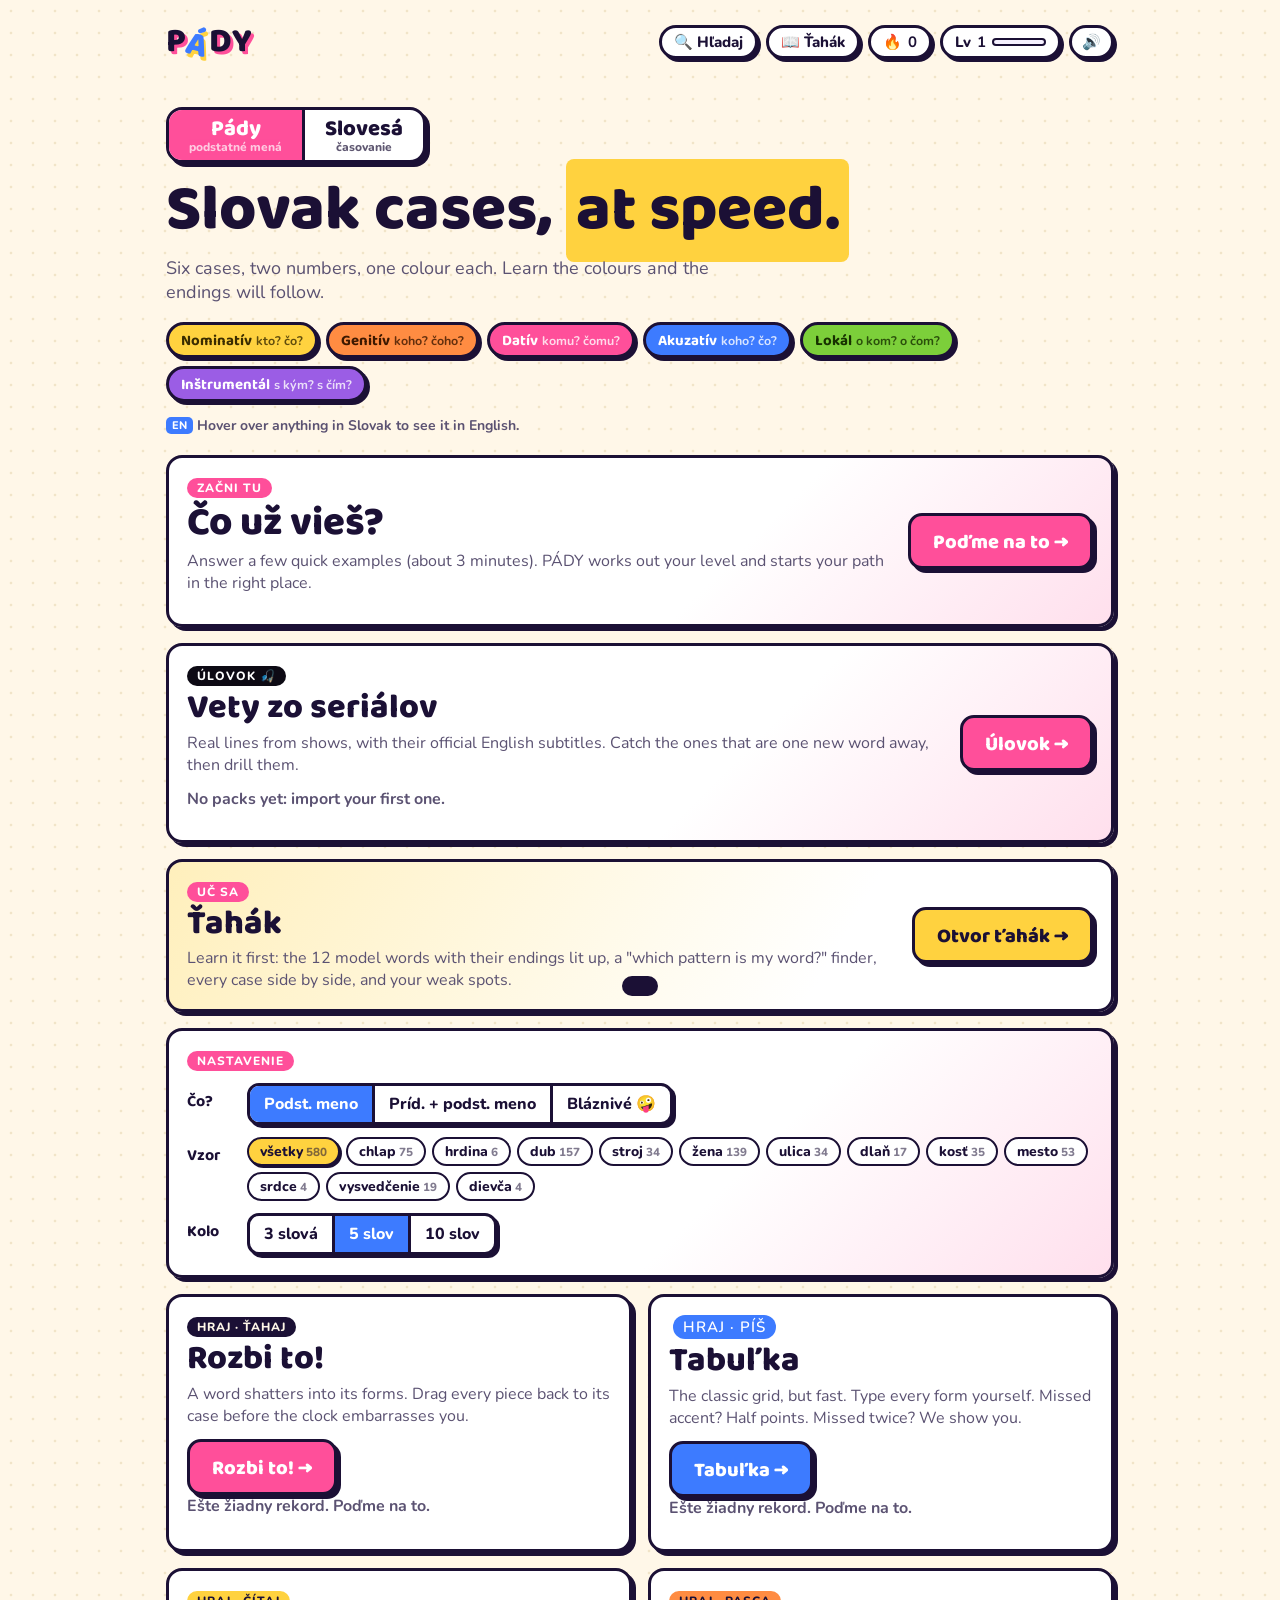
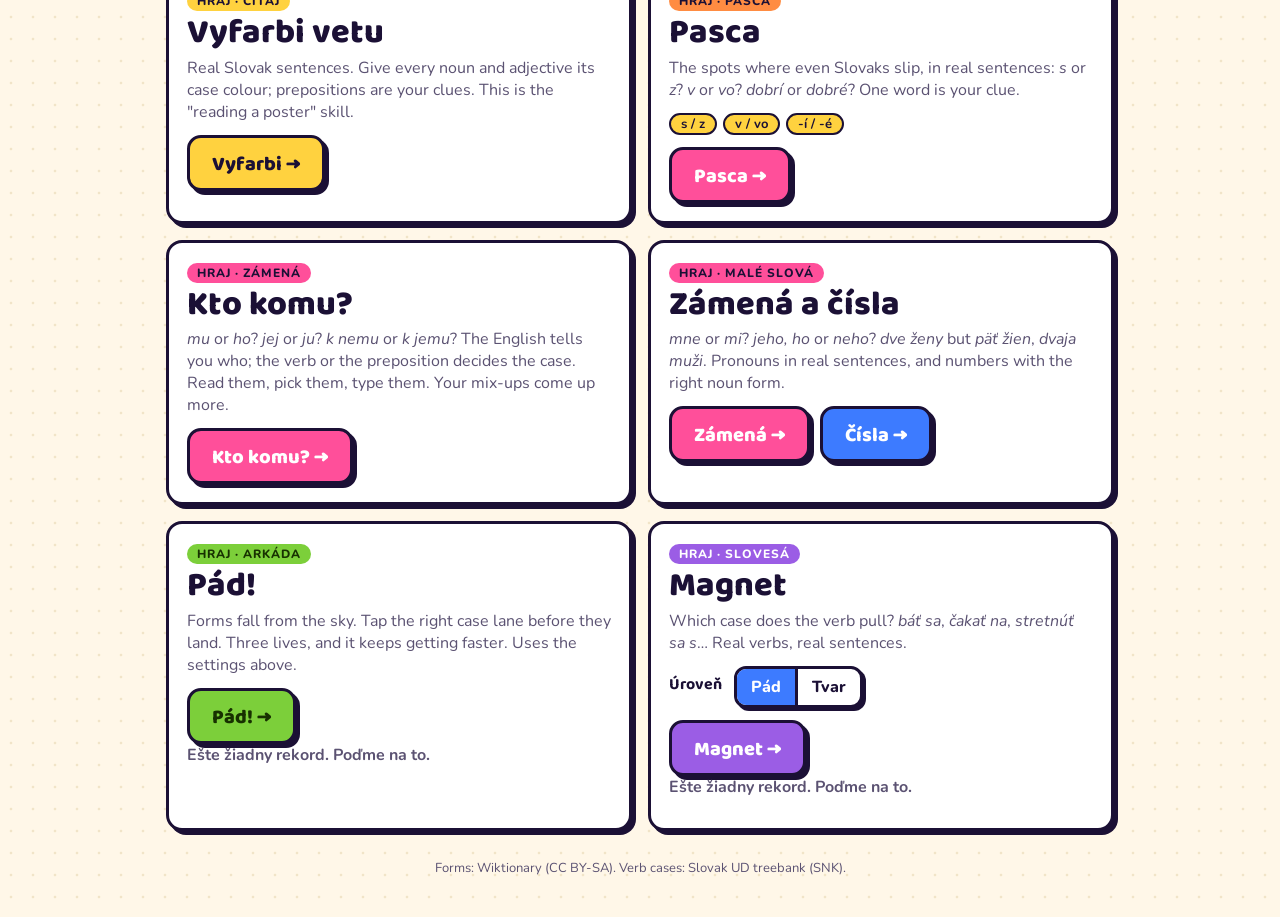
<file: index.html>
<!doctype html>
<html lang="sk">
<head>
  <meta charset="utf-8">
  <meta name="viewport" content="width=device-width, initial-scale=1">
  <title>PÁDY</title>
  <!-- The app lives in app/. Forward there, keeping any #hladaj/<word> link. -->
  <meta http-equiv="refresh" content="0; url=app/">
  <script>location.replace('app/' + location.search + location.hash);</script>
  <style>
    body { margin: 0; min-height: 100vh; display: grid; place-items: center; background: #fff7e8; color: #1b1035;
           font: 700 18px system-ui, sans-serif; }
    a { color: #ff4f9a; }
  </style>
</head>
<body>
  <p>Opening PÁDY… <a href="app/">tap here if nothing happens</a>.</p>
</body>
</html>
</file>
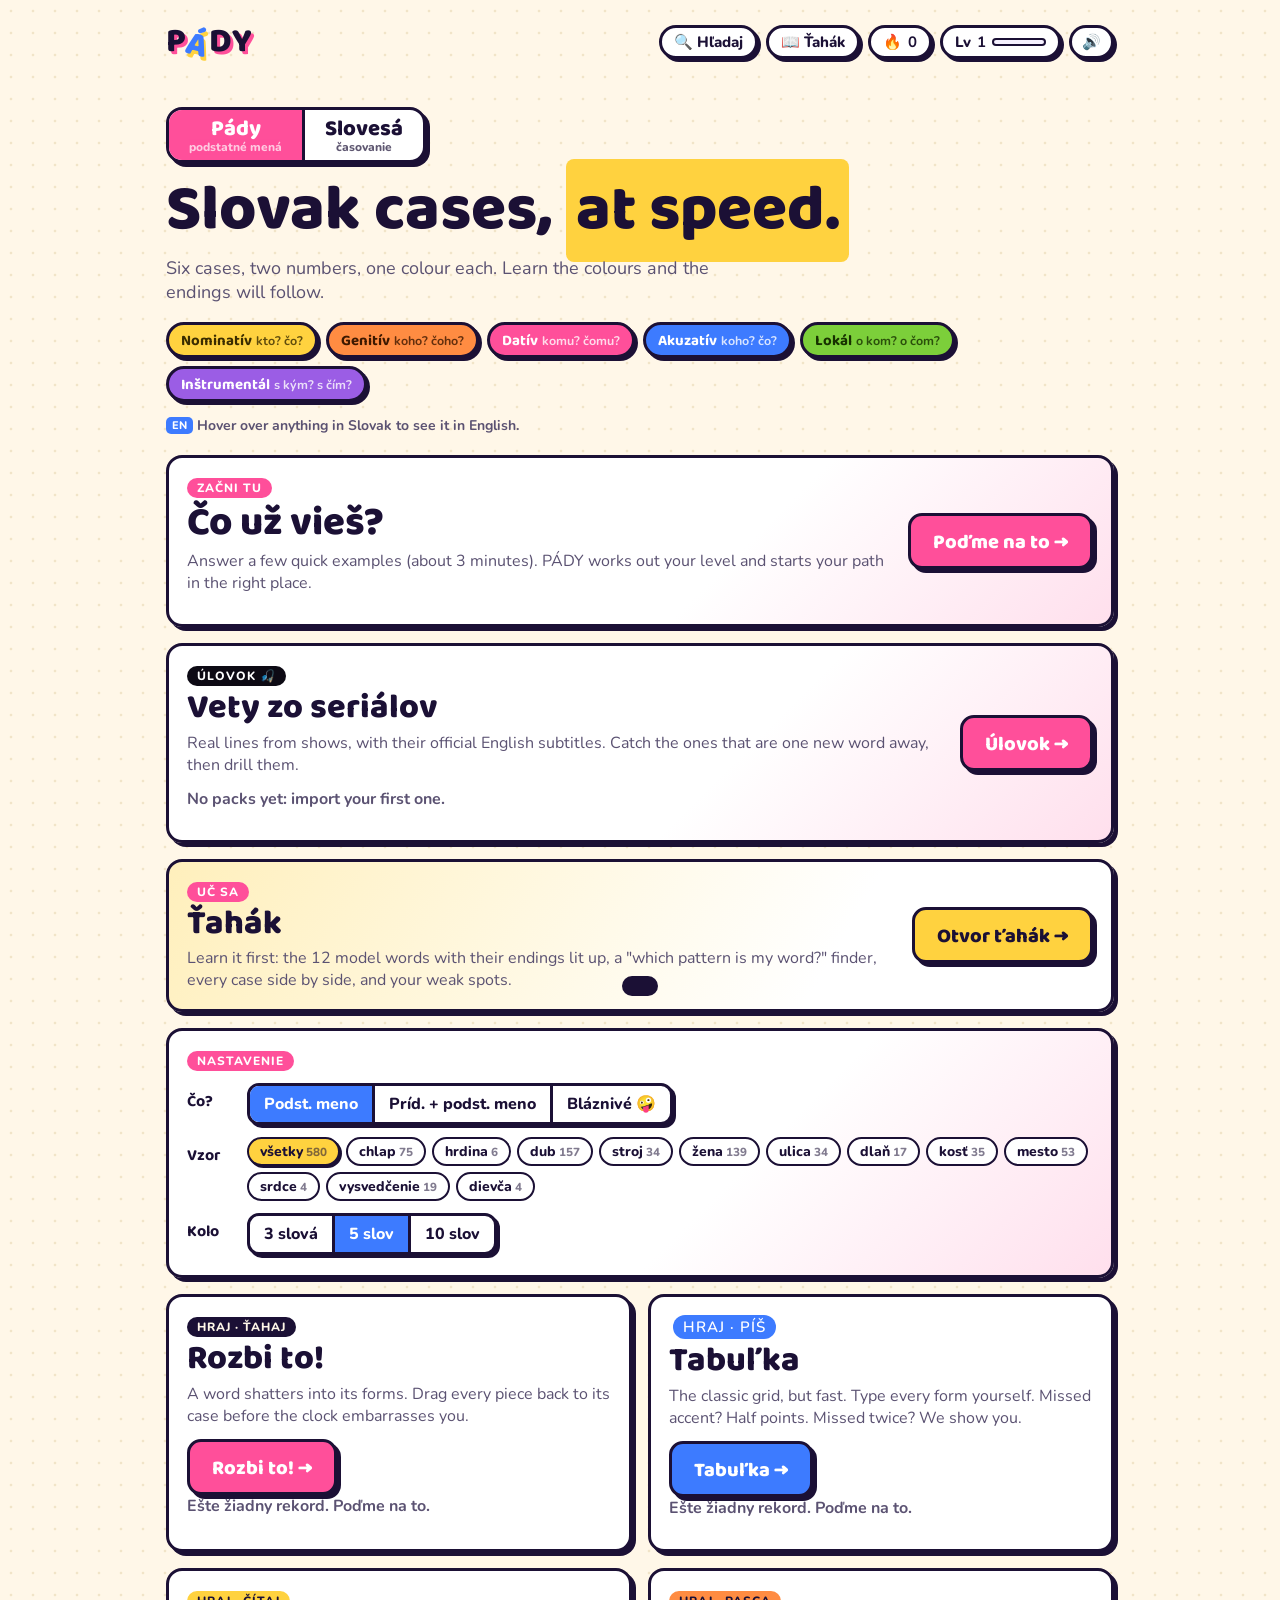
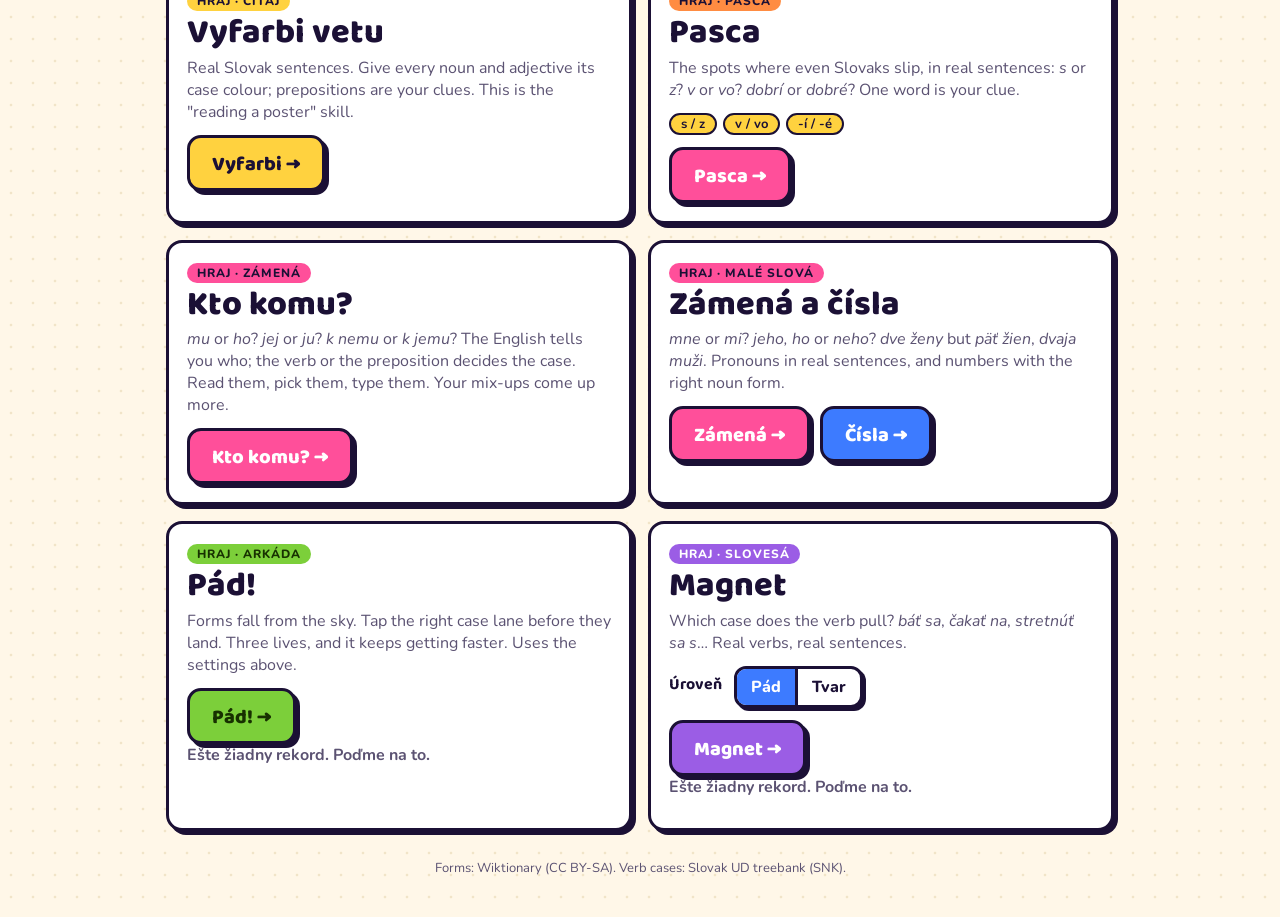
<file: app/index.html>
<!doctype html>
<html lang="sk">
<head>
  <meta charset="utf-8">
  <meta name="viewport" content="width=device-width, initial-scale=1, viewport-fit=cover">
  <title>PÁDY</title>
  <link rel="manifest" href="manifest.webmanifest">
  <meta name="theme-color" content="#ff4f9a">
  <link rel="icon" type="image/png" href="icons/icon-192.png">
  <link rel="apple-touch-icon" href="icons/apple-touch-icon.png">
  <meta name="apple-mobile-web-app-capable" content="yes">
  <meta name="apple-mobile-web-app-title" content="PÁDY">
  <link rel="preconnect" href="https://fonts.googleapis.com">
  <link rel="preconnect" href="https://fonts.gstatic.com" crossorigin>
  <link href="https://fonts.googleapis.com/css2?family=Baloo+2:wght@500;600;700;800&family=Nunito:wght@500;700;800&display=swap" rel="stylesheet">
  <link rel="stylesheet" href="style.css">
</head>
<body>
  <!--
    Translation tooltips: any element with data-en="…" shows English on hover, keyboard focus,
    or long-press (touch). Answer tiles and grid cells deliberately have none.
  -->
  <header class="topbar">
    <button class="logo" data-go="home" aria-label="Domov" data-en="<b>pády</b> = cases (also: falls, crashes). Click to go home.">P<span class="logo-fall">Á</span>DY</button>
    <div class="topstats">
      <button class="pill learn-pill" data-go="lookup" data-en="<b>hľadaj</b> = look up. Type any form you see (on a poster, a menu…) to find out what it is.">🔍 <span class="lp-text">Hľadaj</span></button>
      <button class="pill learn-pill" data-go="learn" data-en="<b>ťahák</b> = crib sheet. Learn and look up the patterns.">📖 <span class="lp-text">Ťahák</span></button>
      <span class="pill" id="streakPill" data-en="Daily streak: days in a row you've played">🔥 <b id="streakVal">0</b></span>
      <span class="pill level" data-en="Your level. The bar fills with XP.">Lv <b id="levelVal">1</b>
        <span class="xpbar"><span id="xpFill"></span></span>
      </span>
      <button class="pill icon" id="muteBtn" aria-label="Zvuk" data-en="Sound and voice">🔊</button>
      <div class="sound-panel" id="soundPanel" hidden></div>
    </div>
  </header>

  <!-- HOME -->
  <main id="home" class="screen active">
    <section class="hero">
      <div class="sideswitch" id="sideSwitch" role="tablist">
        <button data-side="nouns" role="tab" data-en="<b>pády</b> = cases: nouns and adjectives">Pády <small>podstatné mená</small></button>
        <button data-side="verbs" role="tab" data-en="<b>slovesá</b> = verbs: conjugation (persons and tenses)">Slovesá <small>časovanie</small></button>
      </div>
      <h1 class="only-nouns">Slovak cases, <span class="hl">at speed.</span></h1>
      <h1 class="only-verbs">Slovak verbs, <span class="hl green">at speed.</span></h1>
      <p class="sub only-nouns">Six cases, two numbers, one colour each. Learn the colours and the endings will follow.</p>
      <p class="sub only-verbs">Six persons, three tenses. <i>-m, -š, -me, -te</i>… and in the past, <i>som, si, sme, ste</i>. Get the endings into your fingers.</p>
      <div class="legend" id="legend"></div>
      <p class="tip-hint"><span class="tip-key">EN</span> <span class="tip-mouse">Hover over</span><span class="tip-touch">Press and hold</span> anything in Slovak to see it in English.</p>
    </section>

    <section class="modes">
      <div class="journey" id="journey"></div>

      <article class="mode big ulovok-card" id="modeUlovok">
        <div class="ulovok-text">
          <div class="mode-tag" data-en="<b>úlovok</b> = the catch (sentence mining)">Úlovok 🎣</div>
          <h2 data-en="real sentences from TV shows">Vety zo seriálov</h2>
          <p>Real lines from shows, with their official English subtitles. Catch the ones that are one new word away, then drill them.</p>
          <p class="best" id="ulovokNote"></p>
        </div>
        <button class="btn go" data-go="catch" data-en="open Úlovok">Úlovok →</button>
      </article>

      <article class="mode big settings only-verbs" id="vsettings">
        <div class="mode-tag" data-en="<b>nastavenie</b> = settings for the verb games">Nastavenie</div>
        <div class="opt">
          <span class="opt-label" data-en="<b>čas</b> = tense">Čas</span>
          <div class="seg" id="vtenseSeg">
            <button data-vtense="pres" data-en="present tense (future for perfective verbs)">Prítomný</button>
            <button data-vtense="past" data-en="past tense">Minulý</button>
            <button data-vtense="both" class="on" data-en="both columns">Oba</button>
          </div>
        </div>
        <div class="opt">
          <span class="opt-label" data-en="<b>vid</b> = aspect">Vid</span>
          <div class="seg" id="vaspSeg">
            <button data-vasp="all" class="on" data-en="all verbs">Všetky</button>
            <button data-vasp="impf" data-en="<b>nedokonavé</b> = imperfective (ongoing, repeated): robiť, písať">Nedokonavé</button>
            <button data-vasp="pf" data-en="<b>dokonavé</b> = perfective (one-off, completed): urobiť, napísať. Their 'present' forms mean the future.">Dokonavé</button>
          </div>
        </div>
        <div class="opt">
          <span class="opt-label" data-en="<b>kolo</b> = round (how many verbs)">Kolo</span>
          <div class="seg" id="vlenSeg">
            <button data-len="3" data-en="3 verbs">3</button>
            <button data-len="5" class="on" data-en="5 verbs">5</button>
            <button data-len="10" data-en="10 verbs">10</button>
          </div>
        </div>
        <p class="legend-note">The 400 most common verbs, decoded from Wiktionary and checked against real Slovak text. Look up any verb form in 🔍 Hľadaj.</p>
      </article>

      <article class="mode big learn-card" id="modeLearn">
        <div class="learn-card-text">
          <div class="mode-tag" data-en="<b>uč sa</b> = learn">Uč sa</div>
          <h2 data-en="<b>ťahák</b> = crib sheet">Ťahák</h2>
          <p class="only-nouns">Learn it first: the 12 model words with their endings lit up, a "which pattern is my word?" finder, every case side by side, and your weak spots.</p>
          <p class="only-verbs">Learn it first: the verb groups (-ám, -ím, -em, -ujem) with endings lit up, a "which group?" finder, every tense explained, and aspect pairs.</p>
        </div>
        <button class="btn go yellow" data-go="learn" data-en="Open the crib sheet">Otvor ťahák →</button>
      </article>

      <article class="mode big settings only-nouns" id="settings">
        <div class="mode-tag" data-en="<b>nastavenie</b> = settings (shared by every game)">Nastavenie</div>
        <div class="opt">
          <span class="opt-label" data-en="<b>Čo?</b> = What? (what to practise)">Čo?</span>
          <div class="seg" id="kindSeg">
            <button data-kind="noun" class="on" data-en="<b>podstatné meno</b> = noun. Just the noun: <i>izba</i>">Podst. meno</button>
            <button data-kind="phrase" data-en="<b>prídavné + podstatné meno</b> = adjective + noun. Real pairs from Slovak texts where possible (<i>hlavné mesto, čierna diera</i>), otherwise everyday adjectives (<i>nový, veľký, starý</i>).">Príd. + podst. meno</button>
            <button data-kind="crazy" data-en="<b>bláznivé</b> = crazy. Any adjective with any noun: grammatically perfect nonsense (<i>absolútna ulica</i>).">Bláznivé 🤪</button>
          </div>
        </div>
        <div class="opt">
          <span class="opt-label" data-en="<b>vzor</b> = declension pattern (model word). Every noun follows one of 12 model words.">Vzor</span>
          <div class="chips" id="patternChips"></div>
        </div>
        <div class="opt">
          <span class="opt-label" data-en="<b>kolo</b> = round (how many words)">Kolo</span>
          <div class="seg" id="lenSeg">
            <button data-len="3" data-en="3 words">3 slová</button>
            <button data-len="5" class="on" data-en="5 words">5 slov</button>
            <button data-len="10" data-en="10 words">10 slov</button>
          </div>
        </div>
      </article>

      <article class="mode play" id="modeSmash">
        <div class="mode-tag" data-en="<b>hraj</b> = play (drag)">Hraj · ťahaj</div>
        <h2 data-en="<b>Rozbi to!</b> = Smash it!">Rozbi to!</h2>
        <p class="only-nouns">A word shatters into its forms. Drag every piece back to its case before the clock embarrasses you.</p>
        <p class="only-verbs">A verb shatters into its forms. Drag each one to its person (<i>ja, ty, on…</i>) and tense.</p>
        <button class="btn go" id="startSmash" data-en="Smash it! (start the round)">Rozbi to! →</button>
        <p class="best" id="bestSmash"></p>
      </article>

      <article class="mode play" id="modeGrid">
        <div class="mode-tag alt" data-en="<b>píš</b> = write (type)">Hraj · píš</div>
        <h2 data-en="<b>tabuľka</b> = table, grid">Tabuľka</h2>
        <p class="only-nouns">The classic grid, but fast. Type every form yourself. Missed accent? Half points. Missed twice? We show you.</p>
        <p class="only-verbs">Conjugate it yourself: type every form (<i>robím, robíš…</i>; <i>robil som…</i>). Hints first, the answer only on a second miss.</p>
        <button class="btn go blue" id="startGrid" data-en="Start the grid">Tabuľka →</button>
        <p class="best" id="bestGrid"></p>
      </article>
      <article class="mode play" id="modeColor">
        <div class="mode-tag color-tag" data-en="<b>čítaj</b> = read">Hraj · čítaj</div>
        <h2 data-en="<b>vyfarbi vetu</b> = colour the sentence">Vyfarbi vetu</h2>
        <p class="only-nouns">Real Slovak sentences. Give every noun and adjective its case colour; prepositions are your clues. This is the "reading a poster" skill.</p>
        <p class="only-verbs">Real Slovak sentences. For every verb, who is doing it? <i>ja, ty, on, my…</i> Pronouns and endings are your clues.</p>
        <button class="btn go yellow" onclick="window.PADYTrainer.startColor()" data-en="Start: 6 real sentences">Vyfarbi →</button>
      </article>

      <article class="mode play only-nouns" id="modeTrap">
        <div class="mode-tag trap-tag" data-en="<b>pasca</b> = trap">Hraj · pasca</div>
        <h2 data-en="<b>pasca</b> = trap">Pasca</h2>
        <p>The spots where even Slovaks slip, in real sentences: <i>s</i> or <i>z</i>? <i>v</i> or <i>vo</i>? <i>dobrí</i> or <i>dobré</i>? One word is your clue.</p>
        <div class="trap-cats">
          <button class="chip" onclick="window.PADYTrainer.startTraps('sz')" data-en="with (+ instrumental) or from (+ genitive)?">s / z</button>
          <button class="chip" onclick="window.PADYTrainer.startTraps('voc')" data-en="short or long preposition: v/vo, z/zo, s/so, k/ku">v / vo</button>
          <button class="chip" onclick="window.PADYTrainer.startTraps('vir')" data-en="male persons (-í) or everything else (-é)?">-í / -é</button>
        </div>
        <button class="btn go" onclick="window.PADYTrainer.startTraps()" data-en="Start: 10 traps, mixed (your weak ones come up more)">Pasca →</button>
      </article>

      <article class="mode play" id="modeKtoKomu">
        <div class="mode-tag little-tag" data-en="<b>zámená</b> = pronouns">Hraj · zámená</div>
        <h2 data-en="<b>kto komu?</b> = who (does what) to whom?">Kto komu?</h2>
        <p><i>mu</i> or <i>ho</i>? <i>jej</i> or <i>ju</i>? <i>k nemu</i> or <i>k jemu</i>? The English tells you who; the verb or the preposition decides the case. Read them, pick them, type them. Your mix-ups come up more.</p>
        <div class="kk-grid" id="kkGrid"></div>
        <button class="btn go" onclick="window.PADYTrainer.startKtoKomu()" data-en="Start: 10 pronouns (your weak ones come up more)">Kto komu? →</button>
      </article>

      <article class="mode play only-nouns" id="modeLittle">
        <div class="mode-tag little-tag" data-en="<b>malé slová</b> = little words">Hraj · malé slová</div>
        <h2 data-en="<b>zámená a čísla</b> = pronouns and numbers">Zámená a čísla</h2>
        <p><i>mne</i> or <i>mi</i>? <i>jeho, ho</i> or <i>neho</i>? <i>dve ženy</i> but <i>päť žien</i>, <i>dvaja muži</i>. Pronouns in real sentences, and numbers with the right noun form.</p>
        <div class="res-actions left">
          <button class="btn go" onclick="window.PADYTrainer.startPron()" data-en="Start: 10 pronouns in real sentences">Zámená →</button>
          <button class="btn go blue" onclick="window.PADYTrainer.startNums()" data-en="Start: 10 numbers + nouns">Čísla →</button>
        </div>
      </article>

      <article class="mode play only-verbs" id="modePairs">
        <div class="mode-tag pad-tag" data-en="<b>vid</b> = aspect">Hraj · vid</div>
        <h2 data-en="<b>páry</b> = pairs">Páry</h2>
        <p>Every action comes in a pair: ongoing <i>robiť</i>, completed <i>urobiť</i>. Find the partner: <i>písať ↔ ?</i></p>
        <button class="btn go green" onclick="window.PADYTrainer.startPairs()" data-en="Start: 10 aspect pairs">Páry →</button>
      </article>

      <article class="mode play" id="modePad">
        <div class="mode-tag pad-tag" data-en="<b>arkáda</b> = arcade">Hraj · arkáda</div>
        <h2 data-en="<b>pád</b> = a fall (and also: a grammatical case)">Pád!</h2>
        <p class="only-nouns">Forms fall from the sky. Tap the right case lane before they land. Three lives, and it keeps getting faster. Uses the settings above.</p>
        <p class="only-verbs">Verb forms fall from the sky. Tap who's doing it (<i>ja, ty, on, my, vy, oni</i>) before they land.</p>
        <button class="btn go green" id="startPad" data-en="Start the arcade">Pád! →</button>
        <p class="best" id="bestPad"></p>
      </article>
      <article class="mode play only-nouns" id="modeMagnet">
        <div class="mode-tag magnet-tag" data-en="<b>slovesá</b> = verbs">Hraj · slovesá</div>
        <h2>Magnet</h2>
        <p>Which case does the verb pull? <i data-en="to be afraid (of)">báť sa</i>, <i data-en="to wait (for)">čakať na</i>, <i data-en="to meet (with)">stretnúť sa s</i>… Real verbs, real sentences.</p>
        <div class="opt">
          <span class="opt-label" data-en="<b>úroveň</b> = level">Úroveň</span>
          <div class="seg" id="mlevelSeg">
            <button data-mlevel="case" class="on" data-en="<b>pád</b> = case. See the verb (and preposition), pick the case.">Pád</button>
            <button data-mlevel="form" data-en="<b>tvar</b> = form. A real sentence with a gap: pick the right form of the noun.">Tvar</button>
          </div>
        </div>
        <button class="btn go purple" id="startMagnet" data-en="Start Magnet">Magnet →</button>
        <p class="best" id="bestMagnet"></p>
      </article>
    </section>
    <footer class="credit">Forms: Wiktionary (CC BY-SA). Verb cases: Slovak UD treebank (SNK).</footer>
  </main>

  <!-- GAME -->
  <main id="game" class="screen">
    <div class="hud">
      <button class="hud-quit" id="quitBtn" aria-label="Koniec" data-en="Quit this round">✕</button>
      <div class="hud-item" id="hudCardWrap" data-en="<b>slovo</b> = word (which word you're on)"><span id="hudCardLabel">Slovo</span><b id="hudCard">1/5</b></div>
      <div class="hud-item" data-en="<b>body</b> = points"><span>Body</span><b id="hudScore">0</b></div>
      <div class="hud-item combo" id="hudComboWrap" data-en="Points multiplier. Goes up every 3 correct in a row (max ×3). A mistake resets it."><span>Combo</span><b id="hudCombo">×1</b></div>
      <div class="hud-item" data-en="<b>čas</b> = time"><span>Čas</span><b id="hudTime">0:00</b></div>
    </div>

    <div class="card" id="wordCard">
      <div class="word" id="cardWord">izba</div>
      <div class="meta">
        <span class="gloss" id="cardGloss">room</span>
        <span class="chip real" id="cardReal" hidden>✓ reálne spojenie</span>
        <span class="chip" id="cardGender">ž.</span>
        <span class="chip ghost" id="cardPattern">vzor žena</span>
      </div>
    </div>

    <div class="board" id="board" aria-label="Tabuľka pádov"></div>
    <div class="why" id="why" aria-live="polite"></div>

    <div class="pad-area">
      <div class="pad-field" id="padField">
        <div class="pad-level" id="padLevel"></div>
        <div class="pad-msg" id="padMsg" aria-live="polite"></div>
        <button class="pad-pause" id="padPause" aria-label="Pauza" data-en="pause (Space or P)">⏸</button>
        <div class="pad-overlay" id="padOverlay" hidden>
          <div><h3 data-en="<b>pauza</b> = pause. The clock is stopped too.">Pauza</h3>
          <button class="btn go green" id="padResume" data-en="continue (Space)">Pokračuj ▶</button></div>
        </div>
      </div>
      <div class="pad-lanes" id="padLanes"></div>
      <p class="kbd-hint pad" data-en="Keys 1–6 or N G D A L I pick a case for the lowest falling form">1–6 alebo N G D A L I</p>
    </div>

    <div class="magnet-area">
      <div class="mcard" id="mCard">
        <div class="mverb" id="mVerb"></div>
        <div class="mgloss" id="mGloss"></div>
        <div class="mprompt" id="mPrompt"></div>
      </div>
      <div id="mOpts" class="magnets"></div>
      <div id="mFeed" class="mfeed" aria-live="polite"></div>
      <p class="kbd-hint mag" data-en="Number keys pick an answer; Enter goes to the next one">1–5 = odpoveď · Enter = ďalej</p>
    </div>

    <div class="tray-wrap">
      <div class="done-bar" id="doneBar" aria-live="polite"></div>
      <div class="tray" id="tray"></div>
      <div class="keys" id="diaBar"></div>
      <p class="kbd-hint" data-en="Enter = check the cell and jump to the next one (down the singular column, then the plural)">Enter = skontroluj a ďalej · 1–9, Shift+1–8 = á … ž</p>
      <div class="tray-actions">
        <button class="btn small ghost" id="hintBtn" data-en="<b>nápoveda</b> = hint. Fills one cell for you, costs 15 points and earns nothing.">💡 Nápoveda <span>−15</span></button>
      </div>
    </div>
  </main>

  <!-- LEARN (Ťahák) -->
  <main id="learn" class="screen">
    <div class="learn-head">
      <button class="hud-quit" data-go="home" aria-label="Domov" data-en="<b>domov</b> = home">←</button>
      <div>
        <h1 data-en="<b>ťahák</b> = crib sheet">Ťahák</h1>
        <p class="sub small">Learn it here, then drill it in the games. Saw a word out there? <button class="link" data-go="lookup" data-en="<b>hľadaj</b> = look up">🔍 Hľadaj →</button></p>
      </div>
    </div>
    <div class="weak" id="weakSpots"></div>
    <nav class="ltabs" id="learnTabs">
      <button data-tab="vzory" class="on" data-en="<b>vzory</b> = patterns (model words)">Vzory</button>
      <button data-tab="ktory" data-en="<b>Ktorý vzor?</b> = Which pattern? Find the pattern for any noun.">Ktorý vzor?</button>
      <button data-tab="stlpec" data-en="<b>stĺpec</b> = column. One case across all 12 patterns.">Stĺpec</button>
      <button data-tab="pady" data-en="<b>pády</b> = cases. What each case is for, its prepositions and verbs.">Pády</button>
      <button data-tab="male" data-en="<b>zámená a čísla</b> = pronouns and numbers">Zámená a čísla</button>
    </nav>
    <section class="ltab" id="tab-vzory"></section>
    <section class="ltab" id="tab-ktory" hidden></section>
    <section class="ltab" id="tab-stlpec" hidden></section>
    <section class="ltab" id="tab-pady" hidden></section>
    <section class="ltab" id="tab-male" hidden></section>
  </main>

  <!-- ZAČNI TU (placement) -->
  <main id="start" class="screen">
    <div class="learn-head">
      <button class="hud-quit" data-go="home" aria-label="Domov" data-en="<b>domov</b> = home">←</button>
      <div><h1 data-en="<b>začni tu</b> = start here">Začni tu</h1>
        <p class="sub small">Let's work out what you already know.</p></div>
    </div>
    <div class="start-body" id="startBody"></div>
  </main>

  <!-- CESTA (path) -->
  <main id="path" class="screen">
    <div class="learn-head">
      <button class="hud-quit" data-go="home" aria-label="Domov" data-en="<b>domov</b> = home">←</button>
      <div><h1 data-en="<b>tvoja cesta</b> = your path">Tvoja cesta</h1>
        <p class="sub small">Learn → practise → write → test, one unit at a time. The daily dose keeps everything fresh.</p></div>
    </div>
    <div id="pathBody"></div>
  </main>

  <!-- TRAIN (session runner) -->
  <main id="train" class="screen">
    <div class="trhead">
      <button class="hud-quit" id="trQuit" aria-label="Koniec" data-en="Stop this session">✕</button>
      <div class="trtitle"><b id="trTitle"></b><span id="trCount"></span></div>
    </div>
    <div class="trprog"><span id="trBar"></span></div>
    <div id="trMain">
      <div class="trcard" id="trCard"></div>
      <div class="trfeed" id="trFeed" aria-live="polite"></div>
    </div>
    <div id="trEnd" hidden></div>
  </main>

  <!-- LOOKUP (Hľadaj) -->
  <main id="lookup" class="screen">
    <div class="learn-head">
      <button class="hud-quit" data-go="home" aria-label="Domov" data-en="<b>domov</b> = home">←</button>
      <div>
        <h1 data-en="<b>hľadaj</b> = look up / search">Hľadaj</h1>
        <p class="sub small">Type any form you see: on a poster, a menu, a sign. <i>čerstvých, ulici, ľuďom…</i></p>
      </div>
    </div>
    <div class="ksearch">
      <input id="kInput" autocomplete="off" autocapitalize="none" autocorrect="off" spellcheck="false" enterkeyhint="search"
        placeholder="napr. čerstvých" aria-label="Slovo">
      <div class="ksuggest" id="kSuggest" aria-label="Návrhy"></div>
      <div class="keys kdia" id="kDia"></div>
      <div class="krecent" id="kRecent"></div>
    </div>
    <div id="kOut" aria-live="polite"></div>
  </main>

  <!-- ÚLOVOK (sentence mining from subtitle packs) -->
  <main id="catch" class="screen">
    <div id="uHead">
      <div class="learn-head">
        <button class="hud-quit" data-go="home" aria-label="Domov" data-en="<b>domov</b> = home">←</button>
        <div>
          <h1 data-en="<b>úlovok</b> = the catch">Úlovok 🎣</h1>
          <p class="sub small">Real sentences from your shows. Catch the ones you can almost read.</p>
        </div>
      </div>
      <nav class="ltabs" id="uTabs">
        <button data-utab="dnes" class="on" data-en="<b>dnes</b> = today">Dnes</button>
        <button data-utab="slovnik" data-en="<b>slovník</b> = your words">Slovník</button>
        <button data-utab="balicky" data-en="<b>balíčky</b> = packs (your shows)">Balíčky</button>
      </nav>
      <div id="uBody"></div>
    </div>
    <div id="uRun" hidden>
      <div class="trhead">
        <button class="hud-quit" data-uact="home" aria-label="Koniec" data-en="Stop (your progress so far is kept)">✕</button>
        <div class="trtitle"><b id="uRunTitle"></b><span id="uRunCount"></span></div>
      </div>
      <div class="trprog"><span id="uRunBar"></span></div>
      <div class="trcard ucard-run" id="uCard"></div>
    </div>
  </main>

  <!-- RESULTS -->
  <main id="results" class="screen">
    <div class="results-card">
      <div class="stars" id="resStars"></div>
      <h2 id="resTitle">Hotovo!</h2>
      <div class="res-grid">
        <div data-en="<b>body</b> = points"><span>Body</span><b id="resScore">0</b></div>
        <div data-en="<b>presnosť</b> = accuracy (correct drops ÷ all drops; hints don't count)"><span>Presnosť</span><b id="resAcc">0%</b></div>
        <div data-en="Longest run of correct drops"><span>Max combo</span><b id="resCombo">0</b></div>
        <div data-en="<b>čas</b> = time"><span>Čas</span><b id="resTime">0:00</b></div>
      </div>
      <p class="xp-gain" id="resXp">+0 XP</p>
      <div class="res-cases" id="resCases"></div>
      <p class="res-note" id="resNote"></p>
      <div class="res-actions">
        <button class="btn go" id="againBtn" data-en="<b>Ešte raz</b> = Once more! (same settings)">Ešte raz</button>
        <button class="btn ghost" data-go="home" data-en="<b>domov</b> = home">Domov</button>
      </div>
    </div>
  </main>

  <div id="fx" aria-hidden="true"></div>
  <div id="tip" class="tip" role="tooltip" aria-hidden="true"></div>
  <div id="toast" class="toast" role="status"></div>

  <script src="data.js"></script>
  <script src="tr-data.js"></script>
  <script src="app.js"></script>
  <script src="engine.js"></script>
  <script src="pron.js"></script>
  <script src="vzory.js"></script>
  <script src="learn.js"></script>
  <script src="lookup.js"></script>
  <script src="trainer.js"></script>
  <script src="ulovok.js"></script>
  <script>
    // installable + offline (only when served over http/https, e.g. GitHub Pages)
    if ('serviceWorker' in navigator && location.protocol.startsWith('http')) {
      addEventListener('load', () => navigator.serviceWorker.register('sw.js').catch(() => {}));
    }
  </script>
</body>
</html>
</file>
<file: app/style.css>
/* ============ tokens ============ */
:root {
  --nom: #ffd23f;  --gen: #ff8c42;  --dat: #ff4f9a;
  --acc: #3d7bff;  --loc: #7ccf3a;  --ins: #9b5de5;
  --nom-ink: #3a2c00; --gen-ink: #3d1800; --dat-ink: #fff; --acc-ink: #fff; --loc-ink: #173000; --ins-ink: #fff;

  --paper: #fff7e8;
  --paper-dot: #f1e4c8;
  --card: #ffffff;
  --ink: #1b1035;
  --ink-soft: #5b5272;
  --line: #1b1035;
  --shadow: #1b1035;
  --bad: #ff3b3b;
  --good: #19c37d;
  --cell-empty: #f6f1ff;

  --r: 16px;
  --r-sm: 10px;
  --bw: 3px;
  --sh: 4px 4px 0 var(--shadow);
  --sh-sm: 3px 3px 0 var(--shadow);
  --font-display: "Baloo 2", "Nunito", system-ui, sans-serif;
  --font-body: "Nunito", system-ui, sans-serif;
}
@media (prefers-color-scheme: dark) {
  :root:not([data-theme="light"]) {
    --paper: #160f29; --paper-dot: #231a3d; --card: #221839;
    --ink: #fdf6ff; --ink-soft: #b9b0d4; --line: #0a0616; --shadow: #05030c;
    --cell-empty: #2c2147;
  }
}
:root[data-theme="dark"] {
  --paper: #160f29; --paper-dot: #231a3d; --card: #221839;
  --ink: #fdf6ff; --ink-soft: #b9b0d4; --line: #0a0616; --shadow: #05030c;
  --cell-empty: #2c2147;
}

/* ============ base ============ */
* { box-sizing: border-box; }
html, body { margin: 0; }
body {
  font-family: var(--font-body);
  color: var(--ink);
  background-color: var(--paper);
  background-image: radial-gradient(var(--paper-dot) 1.5px, transparent 1.6px);
  background-size: 22px 22px;
  min-height: 100dvh;
  -webkit-tap-highlight-color: transparent;
  overflow-x: hidden;
  /* phones: taps on text must not select it (Android's "Touch to Search" / define popup, iOS callout).
     Typing fields keep normal selection. */
  user-select: none; -webkit-user-select: none; -webkit-touch-callout: none;
}
input, textarea, [contenteditable] { user-select: text; -webkit-user-select: text; -webkit-touch-callout: default; }
button { font: inherit; color: inherit; cursor: pointer; touch-action: manipulation; }
h1, h2, h3 { font-family: var(--font-display); margin: 0; line-height: 1.05; }

.screen { display: none; max-width: 980px; margin: 0 auto; padding: 16px 16px 40px; }
.screen.active { display: block; animation: screenIn .35s cubic-bezier(.2,1.4,.4,1); }
@keyframes screenIn { from { opacity: 0; transform: translateY(14px) scale(.98); } }

/* ============ top bar ============ */
.topbar {
  display: flex; align-items: center; justify-content: space-between; gap: 12px;
  max-width: 980px; margin: 0 auto; padding: 14px 16px 4px;
}
.logo {
  font-family: var(--font-display); font-weight: 800; font-size: 34px; letter-spacing: 1px;
  background: none; border: 0; padding: 0; color: var(--ink);
  text-shadow: 3px 3px 0 var(--dat);
}
.logo-fall { display: inline-block; transform: rotate(14deg) translateY(4px); color: var(--acc); text-shadow: 3px 3px 0 var(--nom); }
.logo:hover .logo-fall { animation: wobble .6s; }
@keyframes wobble { 30% { transform: rotate(-12deg) translateY(-6px); } 60% { transform: rotate(20deg) translateY(8px); } }

.topstats { display: flex; gap: 8px; align-items: center; }
.pill {
  display: inline-flex; align-items: center; gap: 6px;
  background: var(--card); border: var(--bw) solid var(--line); border-radius: 999px;
  padding: 4px 12px; font-weight: 800; box-shadow: var(--sh-sm); font-size: 15px;
}
.pill.icon { padding: 4px 10px; }
.xpbar { width: 54px; height: 8px; border-radius: 99px; background: var(--cell-empty); border: 2px solid var(--line); overflow: hidden; }
.xpbar span { display: block; height: 100%; width: 0; background: var(--loc); transition: width .6s; }

/* ============ home ============ */
.hero { padding: 18px 0 20px; }
.hero h1 { font-size: clamp(36px, 7vw, 64px); font-weight: 800; }
.hl { background: var(--nom); padding: 0 .15em; border-radius: 8px; box-decoration-break: clone; -webkit-box-decoration-break: clone; color: #1b1035; }
.sub { font-size: 18px; color: var(--ink-soft); max-width: 560px; margin: 12px 0 18px; }
.legend { display: flex; flex-wrap: wrap; gap: 8px; }
.legend .lg {
  font-family: var(--font-display); font-weight: 700; font-size: 15px;
  padding: 4px 12px 2px; border-radius: 999px; border: var(--bw) solid var(--line); box-shadow: var(--sh-sm);
}
.legend .lg small { font-family: var(--font-body); font-weight: 700; opacity: .8; margin-left: 4px; }

.modes { display: grid; grid-template-columns: repeat(6, 1fr); gap: 16px; }
.modes > .mode { grid-column: span 3; }
.modes > .mode.big { grid-column: 1 / -1; }
.mode.settings { padding-bottom: 8px; }
.mode.play h2 { font-size: 34px; }
.mode-tag.alt { background: var(--acc); color: #fff; }
.btn.go.blue { background: var(--acc); }
.btn.go.blue:hover { background: color-mix(in srgb, var(--acc) 88%, #000); }
.mode {
  position: relative; background: var(--card); border: var(--bw) solid var(--line); border-radius: var(--r);
  box-shadow: var(--sh); padding: 18px;
}
.mode.big { grid-column: 1 / -1; background: linear-gradient(135deg, var(--card) 60%, color-mix(in srgb, var(--dat) 18%, var(--card))); }
.mode h2 { font-size: 34px; font-weight: 800; margin: 4px 0 6px; }
.mode p { margin: 0 0 12px; color: var(--ink-soft); font-size: 16px; }
.mode.soon { opacity: .75; }
.mode.soon h2 { font-size: 26px; }
.mode-tag {
  display: inline-block; font-weight: 800; font-size: 12px; text-transform: uppercase; letter-spacing: 1px;
  background: var(--ink); color: var(--paper); padding: 2px 10px; border-radius: 99px;
}
.mode.big .mode-tag { background: var(--dat); color: #fff; }

.opt { display: flex; align-items: flex-start; gap: 12px; margin: 12px 0; flex-wrap: wrap; }
.opt-label { font-family: var(--font-display); font-weight: 700; min-width: 48px; padding-top: 6px; }
.seg { display: inline-flex; border: var(--bw) solid var(--line); border-radius: 12px; overflow: hidden; box-shadow: var(--sh-sm); background: var(--card); flex-wrap: wrap; }
.seg button { border: 0; background: transparent; padding: 7px 14px; font-weight: 800; }
.seg button + button { border-left: var(--bw) solid var(--line); }
.seg button.on { background: var(--acc); color: #fff; }
.chips { display: flex; flex-wrap: wrap; gap: 6px; flex: 1; min-width: 0; }
.chips button {
  border: 2px solid var(--line); background: var(--card); border-radius: 99px; padding: 3px 11px;
  font-weight: 800; font-size: 14px;
}
.chips button small { opacity: .55; margin-left: 3px; }
.chips button.on { background: var(--nom); color: #1b1035; box-shadow: 2px 2px 0 var(--shadow); }
.chips button:disabled { opacity: .35; cursor: default; }

.btn {
  font-family: var(--font-display); font-weight: 800; font-size: 20px;
  border: var(--bw) solid var(--line); border-radius: 14px; padding: 10px 22px 8px;
  background: var(--card); box-shadow: var(--sh); transition: transform .08s, box-shadow .08s;
}
.btn:active { transform: translate(3px, 3px); box-shadow: 1px 1px 0 var(--shadow); }
.btn.go { background: var(--dat); color: #fff; }
.btn.go:hover { background: color-mix(in srgb, var(--dat) 88%, #000); }
.btn.ghost { background: var(--card); }
.btn.small { font-size: 15px; padding: 6px 14px 4px; box-shadow: var(--sh-sm); }
.btn.small span { opacity: .55; font-size: 13px; }
.best { margin: 10px 0 0; font-weight: 700; color: var(--ink-soft); font-size: 14px; }
.credit { margin-top: 28px; font-size: 13px; color: var(--ink-soft); text-align: center; }

/* ============ game ============ */
.hud { display: flex; align-items: center; gap: 10px; margin-bottom: 14px; }
.hud-quit { width: 40px; height: 40px; border-radius: 12px; border: var(--bw) solid var(--line); background: var(--card); box-shadow: var(--sh-sm); font-weight: 800; flex: none; }
.hud-item {
  flex: 1; background: var(--card); border: var(--bw) solid var(--line); border-radius: 12px; box-shadow: var(--sh-sm);
  padding: 3px 10px; display: flex; flex-direction: column; min-width: 0;
}
.hud-item span { font-size: 11px; text-transform: uppercase; letter-spacing: 1px; font-weight: 800; color: var(--ink-soft); }
.hud-item b { font-family: var(--font-display); font-size: 22px; line-height: 1.1; }
.hud-item.combo.hot { background: var(--gen); color: #1b1035; }
.hud-item.combo.hot span { color: #1b1035; }
.hud-item.combo.fire { background: var(--dat); color: #fff; animation: pulse .6s infinite alternate; }
.hud-item.combo.fire span { color: #fff; }
@keyframes pulse { to { transform: scale(1.05); } }

.card {
  background: var(--card); border: var(--bw) solid var(--line); border-radius: var(--r); box-shadow: var(--sh);
  padding: 14px 18px; margin-bottom: 14px; text-align: center;
}
.card.enter { animation: cardIn .5s cubic-bezier(.2,1.5,.4,1); }
@keyframes cardIn { from { transform: scale(.6) rotate(-4deg); opacity: 0; } }
.word { font-family: var(--font-display); font-weight: 800; font-size: clamp(34px, 7vw, 52px); line-height: 1.05; }
.meta { display: flex; gap: 8px; justify-content: center; align-items: center; flex-wrap: wrap; margin-top: 4px; }
.gloss { color: var(--ink-soft); font-weight: 700; font-style: italic; }
.chip { border: 2px solid var(--line); border-radius: 99px; padding: 0 10px; font-weight: 800; font-size: 13px; background: var(--nom); color: #1b1035; }
.chip.ghost { background: transparent; color: var(--ink); }
.chip.real { background: var(--loc); color: #173000; cursor: help; }
.chip[hidden] { display: none; }

.board {
  display: grid; grid-template-columns: minmax(110px, 190px) minmax(0, 1fr) minmax(0, 1fr); gap: 8px;
  background: var(--card); border: var(--bw) solid var(--line); border-radius: var(--r); box-shadow: var(--sh); padding: 12px;
}
.bh { font-family: var(--font-display); font-weight: 700; font-size: 20px; text-align: center; color: var(--ink-soft); }
.rl {
  display: flex; flex-direction: column; justify-content: center;
  border-radius: var(--r-sm); padding: 4px 10px; border: 2px solid var(--line);
  font-family: var(--font-display); font-weight: 700; font-size: 17px; line-height: 1.1;
}
.rl small { font-family: var(--font-body); font-size: 12px; font-weight: 800; opacity: .8; }
.cell {
  min-height: 50px; border-radius: var(--r-sm); border: 2px dashed color-mix(in srgb, var(--ink) 35%, transparent);
  background: var(--cell-empty); display: flex; align-items: center; justify-content: center; text-align: center;
  font-family: var(--font-display); font-weight: 700; font-size: 20px; padding: 4px 6px; transition: transform .12s, background .12s;
  position: relative;
}
.cell .pre { opacity: .55; margin-right: 5px; font-weight: 600; }
.cell.over { transform: scale(1.05); border-style: solid; border-color: var(--ink); }
.cell.filled { border: 2px solid var(--line); animation: pop .35s cubic-bezier(.2,1.8,.4,1); }
.cell.hinted { outline: 3px dashed var(--ink); outline-offset: 2px; }
.cell.bad { animation: shake .4s; background: var(--bad) !important; color: #fff; }
@keyframes pop { 0% { transform: scale(.7); } 100% { transform: scale(1); } }
@keyframes shake { 20%, 60% { transform: translateX(-7px) rotate(-2deg); } 40%, 80% { transform: translateX(7px) rotate(2deg); } }

/* ============ Pády | Slovesá ============ */
:root { --pres: #10b3a3; --past: #c4692b; --fut: #4f5fe0; }
.sideswitch {
  display: inline-flex; border: var(--bw) solid var(--line); border-radius: 16px; overflow: hidden; box-shadow: var(--sh); margin-bottom: 14px; background: var(--card);
}
.sideswitch button {
  border: 0; background: transparent; padding: 8px 20px 6px; font-family: var(--font-display); font-weight: 800; font-size: 22px;
  display: flex; flex-direction: column; align-items: center; line-height: 1.05;
}
.sideswitch button small { font-family: var(--font-body); font-size: 12px; font-weight: 800; opacity: .7; }
.sideswitch button + button { border-left: var(--bw) solid var(--line); }
.sideswitch button[data-side="nouns"].on { background: var(--dat); color: #fff; }
.sideswitch button[data-side="verbs"].on { background: var(--pres); color: #fff; }
body:not(.side-verbs) .only-verbs { display: none !important; }
body.side-verbs .only-nouns { display: none !important; }
.hl.green { background: var(--pres); color: #fff; }
.t-pres { --c: var(--pres); --ci: #fff; }
.t-past { --c: var(--past); --ci: #fff; }
.t-fut  { --c: var(--fut);  --ci: #fff; }
.vp { --c: var(--card); --ci: var(--ink); }
.legend .lg.t-pres, .legend .lg.t-past, .legend .lg.t-fut { background: var(--c); color: var(--ci); }
.rl.vp { background: var(--card); color: var(--ink); flex-direction: row; align-items: center; gap: 8px; font-size: 19px; }
.rl.vp small { order: -1; font-size: 20px; opacity: 1; }
.bh.th { background: var(--c); color: var(--ci); border: 2px solid var(--line); border-radius: 10px; font-size: 17px; padding: 2px 6px; }
.board.one-col { grid-template-columns: minmax(110px, 190px) minmax(0, 1fr); }
.lane.vp { background: var(--card); color: var(--ink); }
.res-cases .lg.vp { background: var(--card); }

/* case colour helpers */
.c-nom { --c: var(--nom); --ci: var(--nom-ink); }
.c-gen { --c: var(--gen); --ci: var(--gen-ink); }
.c-dat { --c: var(--dat); --ci: var(--dat-ink); }
.c-acc { --c: var(--acc); --ci: var(--acc-ink); }
.c-loc { --c: var(--loc); --ci: var(--loc-ink); }
.c-ins { --c: var(--ins); --ci: var(--ins-ink); }
.rl, .lg, .cell.filled { background: var(--c); color: var(--ci); }
.cell:not(.filled) { box-shadow: inset 5px 0 0 color-mix(in srgb, var(--c) 70%, transparent); }

/* typed cells (Tabuľka) */
input.cell {
  width: 100%; min-width: 0; color: var(--ink); outline: none; caret-color: var(--dat);
  -webkit-appearance: none; appearance: none;
}
input.cell::placeholder { color: color-mix(in srgb, var(--ink) 30%, transparent); font-weight: 600; }
input.cell:focus:not([readonly]) {
  border: 3px solid var(--line); background: var(--card); box-shadow: inset 6px 0 0 var(--c), 3px 3px 0 var(--shadow);
  transform: scale(1.03);
}
input.cell.filled { cursor: default; }
input.cell.almost { background: #ffb020; color: #2a1a00; border: 2px solid var(--line); }
input.cell.revealed {
  border: 2px solid var(--line); color: var(--ink);
  background: repeating-linear-gradient(-45deg, color-mix(in srgb, var(--bad) 22%, var(--card)) 0 8px, var(--card) 8px 16px);
}
input.cell.given { opacity: .85; }
.cell-wrap { position: relative; display: flex; min-width: 0; }
.cell-wrap .tag {
  position: absolute; right: -4px; top: -8px; font-size: 11px; font-weight: 800; border-radius: 99px; padding: 0 6px;
  border: 2px solid var(--line); background: var(--card); color: var(--ink); z-index: 2; cursor: help;
}
.cell-wrap .tag.t-almost { background: #ffb020; color: #2a1a00; }
.cell-wrap .tag.t-rev { background: var(--bad); color: #fff; }
.cell-wrap .tag.t-try { background: var(--nom); color: #1b1035; }

/* accent bar */
.keys { display: none; flex-wrap: wrap; gap: 6px; justify-content: center; }
.keys button {
  min-width: 40px; height: 42px; border: var(--bw) solid var(--line); border-radius: 10px; background: var(--card);
  box-shadow: var(--sh-sm); font-family: var(--font-display); font-weight: 700; font-size: 21px; padding: 2px 0 0;
}
.keys button:active { transform: translate(2px, 2px); box-shadow: 1px 1px 0 var(--shadow); background: var(--nom); }
#game.mode-grid .tray { display: none; }
#game.mode-grid .keys { display: flex; }
.kbd-hint { text-align: center; font-size: 13px; font-weight: 700; color: var(--ink-soft); margin: 6px 0 0; }
#game:not(.mode-grid) .kbd-hint { display: none; }
@media (hover: none) { .kbd-hint { display: none; } }

/* end-of-card pause */
.done-bar { display: none; }
#game.card-done .done-bar {
  display: flex; flex-wrap: wrap; align-items: center; justify-content: center; gap: 10px 16px;
  background: var(--card); border: var(--bw) solid var(--line); border-left: 10px solid var(--good); border-radius: var(--r);
  box-shadow: var(--sh); padding: 10px 14px; animation: screenIn .3s cubic-bezier(.2,1.4,.4,1);
}
#game.card-done .tray, #game.card-done .keys, #game.card-done .tray-actions, #game.card-done .kbd-hint { display: none !important; }
.done-sum { font-size: 17px; font-weight: 700; cursor: help; }
.done-sum b { font-family: var(--font-display); font-size: 22px; margin-right: 6px; color: var(--good); }
.done-paused { font-size: 13px; font-weight: 800; color: var(--ink-soft); cursor: help; }
.hud-item.paused { background: var(--cell-empty); }
.hud-item.paused b::after { content: ' ⏸'; font-size: .75em; }

/* accent hotkey badges (keyboard only) */
.keys button { position: relative; }
.keys button .kk {
  position: absolute; top: -9px; left: 50%; transform: translateX(-50%); font-family: var(--font-body); font-size: 10px; font-weight: 800;
  background: var(--ink); color: var(--paper); border-radius: 6px; padding: 0 4px; line-height: 1.5; pointer-events: none; white-space: nowrap;
}
.keys { padding-top: 8px; }
@media (hover: none) { .keys button .kk { display: none; } .keys { padding-top: 0; } }

/* tray */
.tray-wrap {
  position: sticky; bottom: 0; margin-top: 14px; padding: 12px 0 calc(8px + env(safe-area-inset-bottom));
  background: linear-gradient(transparent, var(--paper) 18px);
}
.tray { display: flex; flex-wrap: wrap; gap: 9px; justify-content: center; min-height: 52px; }
.tile {
  font-family: var(--font-display); font-weight: 700; font-size: 20px; line-height: 1;
  background: var(--card); color: var(--ink); border: var(--bw) solid var(--line); border-radius: 12px;
  padding: 10px 14px 7px; box-shadow: var(--sh-sm); touch-action: none; user-select: none; -webkit-user-select: none;
  transition: transform .12s, opacity .2s;
  animation: tileIn .45s cubic-bezier(.2,1.6,.4,1) backwards;
}
.tile:hover { transform: translateY(-2px) rotate(-1deg); }
.tile.sel { background: var(--nom); color: #1b1035; transform: translateY(-4px) rotate(-2deg); }
.tile.dragging { opacity: .25; }
.tile.gone { transform: scale(0) rotate(20deg); opacity: 0; }
@keyframes tileIn { from { transform: translateY(-120px) rotate(var(--rot, 10deg)) scale(.5); opacity: 0; } }
.ghost-tile { position: fixed; z-index: 50; pointer-events: none; transform: translate(-50%, -60%) rotate(-4deg) scale(1.08); margin: 0; animation: none; box-shadow: 6px 8px 0 var(--shadow); }
.tray-actions { display: flex; justify-content: center; margin-top: 10px; }

/* ============ results ============ */
.results-card {
  max-width: 560px; margin: 12px auto; background: var(--card); border: var(--bw) solid var(--line);
  border-radius: 22px; box-shadow: 6px 6px 0 var(--shadow); padding: 22px 20px; text-align: center;
}
.stars { font-size: 46px; letter-spacing: 6px; }
.stars .off { filter: grayscale(1); opacity: .3; }
.stars span { display: inline-block; animation: starIn .5s cubic-bezier(.2,1.8,.4,1) backwards; }
@keyframes starIn { from { transform: scale(0) rotate(-90deg); } }
.results-card h2 { font-size: 44px; font-weight: 800; margin: 4px 0 12px; }
.res-grid { display: grid; grid-template-columns: repeat(4, 1fr); gap: 8px; }
.res-grid div { border: 2px solid var(--line); border-radius: 12px; padding: 6px 4px; }
.res-grid span { display: block; font-size: 11px; font-weight: 800; text-transform: uppercase; letter-spacing: 1px; color: var(--ink-soft); }
.res-grid b { font-family: var(--font-display); font-size: 24px; }
.xp-gain { font-family: var(--font-display); font-weight: 800; font-size: 24px; color: var(--ins); margin: 12px 0 6px; }
.res-cases { display: flex; flex-wrap: wrap; gap: 6px; justify-content: center; margin: 6px 0; }
.res-cases .lg { font-family: var(--font-display); font-weight: 700; padding: 2px 10px 0; border-radius: 99px; border: 2px solid var(--line); }
.res-note { color: var(--ink-soft); font-weight: 700; min-height: 1em; }
.res-actions { display: flex; gap: 10px; justify-content: center; margin-top: 12px; flex-wrap: wrap; }

/* ============ fx ============ */
#fx { position: fixed; inset: 0; pointer-events: none; z-index: 60; overflow: hidden; }
.conf { position: absolute; width: 10px; height: 14px; border: 2px solid var(--line); border-radius: 3px; animation: confFly 1.1s cubic-bezier(.2,.7,.4,1) forwards; }
@keyframes confFly { to { transform: translate(var(--dx), var(--dy)) rotate(var(--rz)); opacity: 0; } }
.floater {
  position: absolute; font-family: var(--font-display); font-weight: 800; font-size: 22px; color: var(--ink);
  text-shadow: 2px 2px 0 var(--card); animation: floatUp .9s ease-out forwards; white-space: nowrap; transform: translate(-50%, -50%);
}
.floater.big { font-size: 40px; color: #fff; -webkit-text-stroke: 2px var(--line); text-shadow: 4px 4px 0 var(--shadow); }
@keyframes floatUp { to { transform: translate(-50%, -150%) scale(1.15); opacity: 0; } }

.toast {
  position: fixed; left: 50%; bottom: 24px; transform: translate(-50%, 120px); z-index: 70;
  background: var(--ink); color: var(--paper); font-weight: 800; padding: 10px 18px; border-radius: 12px; transition: transform .3s;
}
.toast.show { transform: translate(-50%, 0); }

/* ============ journey: home cards, path, placement, sessions ============ */
.journey { grid-column: 1 / -1; display: grid; grid-template-columns: repeat(6, 1fr); gap: 16px; }
.journey:empty { display: none; }
.journey > .mode { grid-column: span 3; }
.journey > .mode.big { grid-column: 1 / -1; }
.start-card {
  display: flex; flex-wrap: wrap; align-items: center; justify-content: space-between; gap: 14px;
  background: linear-gradient(120deg, color-mix(in srgb, var(--dat) 30%, var(--card)), var(--card) 75%);
}
.start-card > div { flex: 1 1 320px; }
.start-card h2 { font-size: 40px; }
.dose-card { background: linear-gradient(135deg, color-mix(in srgb, var(--dat) 22%, var(--card)), var(--card) 70%); }
.dose-card .mode-tag { background: var(--dat); color: #fff; }
.path-card .mode-tag { background: var(--acc); color: #fff; }
.mode-tag.color-tag { background: var(--nom); color: #1b1035; }
.mode-tag.trap-tag { background: var(--gen); color: #1b1035; }
.mode-tag.little-tag { background: var(--dat); color: #1b1035; }
.res-actions.left { justify-content: flex-start; }

/* Ťahák: Zámená a čísla */
.lhead { font-family: var(--font-display); font-size: 22px; margin: 18px 0 6px; }
.ptable { display: grid; grid-template-columns: 44px repeat(9, minmax(0, 1fr)); gap: 5px; margin: 10px 0; overflow-x: auto; }
.ptable .bh { text-align: center; font-family: var(--font-display); font-weight: 800; }
.ptable .lcell { font-size: 14px; line-height: 1.5; padding: 6px 4px; text-align: center; display: flex; flex-direction: column; align-items: center; justify-content: center; }
.ptable .rl .abbr { display: inline; font-size: 18px; font-weight: 800; }
.pf { font-weight: 700; }
.pf.v-S { font-weight: 500; font-style: italic; opacity: .8; }
.pf.v-N { text-decoration: underline 2px; text-underline-offset: 3px; }
.legend-note .pf { padding: 0 4px; }
.cards3 { display: grid; grid-template-columns: repeat(auto-fit, minmax(200px, 1fr)); gap: 10px; margin: 8px 0 12px; }
.rulecard { background: var(--card); border: var(--bw) solid var(--line); border-left: 10px solid var(--c, var(--line)); border-radius: var(--r); padding: 10px 12px; font-size: 15px; box-shadow: var(--sh-sm); }
.ntable { display: grid; grid-template-columns: 44px repeat(var(--cols), minmax(0, 1fr)); gap: 6px; margin: 8px 0; }
.ntable .bh { text-align: center; font-weight: 700; font-size: 14px; }
.ntable .rl { display: flex; align-items: center; justify-content: center; font-size: 22px; font-family: var(--font-display); }
.ntable .lcell { display: block; text-align: center; font-weight: 600; padding: 8px 4px; line-height: 1.9; min-width: 0; }
.ntable .ncase { white-space: nowrap; }
.ltable.ponly { grid-template-columns: minmax(110px, 190px) minmax(0, 1fr); }
.ltable.ponly .lcell { gap: 6px 14px; flex-wrap: wrap; }
.ntable .lcell small { display: block; line-height: 1.2; font-weight: 400; color: var(--ink-soft); }
.ncase { background: var(--c); color: var(--ci); border-radius: 6px; padding: 0 4px; border: 2px solid var(--line); }
@media (max-width: 720px) {
  .ptable { grid-template-columns: 34px repeat(9, minmax(52px, 1fr)); }
  .ntable { grid-template-columns: 26px repeat(var(--cols), minmax(0, 1fr)); gap: 4px; }
  .ntable .lcell { font-size: 12.5px; padding: 6px 2px; }
  .ntable .ncase { padding: 0 2px; }
  .ntable .bh { font-size: 12px; }
  .ltable.ponly { grid-template-columns: 40px minmax(0, 1fr); }
}
.trap-cats { display: flex; flex-wrap: wrap; gap: 6px; margin: 0 0 12px; }
.trap-cats .chip { cursor: pointer; font-weight: 700; }
.tclue { text-decoration: underline 3px dotted; text-underline-offset: 5px; }
.tclue.on { text-decoration: none; background: var(--c, transparent); border: 2px solid var(--line); border-radius: 8px; padding: 0 6px; }
.tans { --c: var(--card); --ci: var(--ink); }
.trhint { text-align: center; color: var(--ink-soft); font-size: 14px; margin: 0 0 8px; }
.unit-no {
  display: inline-grid; place-items: center; min-width: 34px; height: 34px; border-radius: 50%; border: var(--bw) solid var(--line);
  background: var(--nom); color: #1b1035; font-family: var(--font-display); font-weight: 800; font-size: 18px; vertical-align: middle; flex: none;
}
.mbar { height: 12px; border-radius: 99px; border: 2px solid var(--line); background: var(--cell-empty); overflow: hidden; margin: 6px 0 12px; }
.mbar span { display: block; height: 100%; background: linear-gradient(90deg, var(--gen), var(--nom), var(--loc)); transition: width .6s; }

/* why (explanations in games) */
.why { display: none; margin: 10px 0 0; padding: 8px 12px; border: var(--bw) solid var(--line); border-left-width: 8px; border-left-color: var(--bad);
  border-radius: 12px; background: var(--card); box-shadow: var(--sh-sm); font-size: 15px; }
.why.show { display: block; animation: screenIn .3s cubic-bezier(.2,1.4,.4,1); }
.why .lg { padding: 0 8px; border-radius: 99px; border: 2px solid var(--line); font-family: var(--font-display); font-weight: 700; font-size: 14px; }
.why-not { color: var(--ink-soft); font-weight: 700; }
.why-try { color: var(--acc); font-weight: 800; }
.cell.reveal { outline: 4px dashed var(--good); outline-offset: 2px; animation: pulse .4s 4 alternate; }
#game.mode-magnet .why, #game.mode-pad .why { display: none; }

/* session runner */
.trhead { display: flex; align-items: center; gap: 12px; margin-bottom: 10px; }
.trtitle { display: flex; align-items: baseline; gap: 10px; font-family: var(--font-display); font-size: 24px; }
.trtitle span { font-size: 15px; color: var(--ink-soft); font-weight: 700; }
.trprog { height: 12px; border: 2px solid var(--line); border-radius: 99px; background: var(--card); overflow: hidden; margin-bottom: 14px; }
.trprog span { display: block; height: 100%; width: 0; background: linear-gradient(90deg, var(--dat), var(--ins)); transition: width .4s; }
.trcard {
  background: var(--card); border: var(--bw) solid var(--line); border-radius: 20px; box-shadow: 6px 6px 0 var(--shadow);
  padding: 18px; text-align: center;
}
.trcard.enter { animation: cardIn .45s cubic-bezier(.2,1.5,.4,1); }
.trtask { font-weight: 800; font-size: 13px; text-transform: uppercase; letter-spacing: 1px; color: var(--ink-soft); margin-bottom: 8px; cursor: help; }
.trbig { font-family: var(--font-display); font-weight: 800; font-size: clamp(40px, 8vw, 60px); line-height: 1.05; }
.trsub { display: flex; flex-wrap: wrap; gap: 6px; justify-content: center; align-items: center; margin: 8px 0 14px; }
.trsub .lg, .mrule .lg, .start-result .lg { padding: 1px 10px 0; border-radius: 99px; border: 2px solid var(--line); font-family: var(--font-display); font-weight: 700; font-size: 15px; }
.gl { color: var(--ink-soft); font-style: italic; font-weight: 700; }
.trframe { font-family: var(--font-display); font-weight: 700; font-size: 34px; margin: 4px 0; }
.tropts { display: grid; grid-template-columns: repeat(2, 1fr); gap: 10px; max-width: 620px; margin: 0 auto; }
.tropt {
  position: relative; font-family: var(--font-display); font-weight: 700; font-size: 24px; padding: 12px 8px 9px;
  background: var(--card); color: var(--ink); border: var(--bw) solid var(--line); border-radius: 14px; box-shadow: var(--sh-sm);
}
.tropt:hover:not(.dim):not(.right):not(.wrong) { background: var(--nom); color: #1b1035; }
.trcases { display: grid; grid-template-columns: repeat(6, 1fr); gap: 8px; }
.trcase {
  position: relative; display: flex; flex-direction: column; align-items: center; gap: 1px; padding: 12px 4px 9px;
  background: var(--c); color: var(--ci); border: var(--bw) solid var(--line); border-radius: 14px; box-shadow: var(--sh-sm);
}
.trcase b { font-family: var(--font-display); font-size: 17px; }
.trcase small { font-weight: 800; font-size: 11px; opacity: .85; }
.tropt.right, .trcase.right { outline: 4px solid var(--good); outline-offset: 3px; animation: pop .35s cubic-bezier(.2,1.8,.4,1); }
.tropt.wrong, .trcase.wrong { background: var(--bad); color: #fff; animation: shake .4s; }
.tropt.dim, .trcase.dim { opacity: .3; }
.trtype { display: flex; gap: 8px; max-width: 560px; margin: 0 auto; }
#trInput {
  flex: 1; min-width: 0; font: 800 28px var(--font-display); text-align: center; padding: 8px 12px 4px; border: var(--bw) solid var(--line);
  border-radius: 14px; background: var(--cell-empty); color: var(--ink); outline: none; caret-color: var(--dat);
}
#trInput:focus { background: var(--card); box-shadow: 4px 4px 0 var(--dat); }
#trInput.right { background: var(--loc); color: #173000; }
#trInput.almost { background: #ffb020; color: #2a1a00; }
#trInput.wrong { background: color-mix(in srgb, var(--bad) 25%, var(--card)); }
.keys.trdia { display: flex; margin-top: 10px; }
.keys.trdia button { min-width: 34px; height: 36px; font-size: 18px; }
.trsent { font-family: var(--font-display); font-weight: 700; font-size: 24px; line-height: 1.6; margin: 6px auto 4px; max-width: 760px; }

/* colour the sentence */
.csent { font-family: var(--font-display); font-size: 26px; line-height: 2.1; margin: 6px auto 16px; max-width: 820px; }
.ctok {
  font: inherit; font-weight: 800; padding: 0 8px; border: var(--bw) dashed var(--ink); border-radius: 10px; background: var(--cell-empty); color: var(--ink);
  line-height: 1.3; position: relative;
}
.ctok.sel { border-style: solid; background: var(--card); box-shadow: 0 0 0 4px var(--nom), 3px 3px 0 var(--shadow); transform: translateY(-2px); }
.ctok.cok, .ctok.cbad { border-style: solid; background: var(--c); color: var(--ci); }
.ctok.cok { animation: pop .3s cubic-bezier(.2,1.8,.4,1); }
.ctok.cbad::after {
  content: attr(data-was) '✗'; position: absolute; top: -12px; right: -8px; font: 800 11px var(--font-body); background: var(--bad); color: #fff;
  border: 2px solid var(--line); border-radius: 99px; padding: 0 4px; line-height: 1.4;
}
.cprep { color: var(--dat); cursor: help; }
.cwords { list-style: none; margin: 8px 0 0; padding: 0; display: grid; gap: 4px; }
.cwords li { display: flex; flex-wrap: wrap; align-items: center; gap: 6px; padding: 3px 8px; border-radius: 10px; background: var(--cell-empty); }
.cwords li.no { background: color-mix(in srgb, var(--bad) 14%, var(--card)); }
.cwords .lem { color: var(--ink-soft); font-weight: 700; }
.cwords .pos { font-size: 11px; font-weight: 800; color: var(--ink-soft); text-transform: uppercase; }
.cwords .lg { padding: 0 8px; border-radius: 99px; border: 2px solid var(--line); font-family: var(--font-display); font-weight: 700; font-size: 14px; }
.xmark { color: var(--bad); font-weight: 800; }
.trsub .sep { color: var(--ink-soft); font-weight: 800; }
.cword { color: var(--ink); }

/* feedback */
.trfeed { display: none; }
.trfeed.show {
  display: flex; flex-wrap: wrap; align-items: center; gap: 8px 14px; margin-top: 14px; background: var(--card);
  border: var(--bw) solid var(--line); border-left-width: 10px; border-radius: var(--r); box-shadow: var(--sh-sm); padding: 10px 14px;
  animation: screenIn .3s cubic-bezier(.2,1.4,.4,1);
}
.trfeed.ok { border-left-color: var(--good); }
.trfeed.no { border-left-color: var(--bad); }
.trfeed.almost { border-left-color: #ffb020; }
.trfeed .mrule { font-family: var(--font-body); font-size: 17px; font-weight: 600; display: block; flex: 1 1 320px; line-height: 1.6; }
.trfeed .mres { font-family: var(--font-display); font-size: 20px; margin-right: 6px; }
.trfeed.ok .mres { color: var(--good); } .trfeed.no .mres { color: var(--bad); } .trfeed.almost .mres { color: #c07800; }
.trfeed-actions { display: flex; gap: 8px; align-items: center; margin-left: auto; }
.say {
  border: var(--bw) solid var(--line); border-radius: 12px; background: var(--card); box-shadow: var(--sh-sm);
  font-size: 18px; padding: 2px 8px; line-height: 1.4; vertical-align: middle;
}
.say:active { transform: translate(2px, 2px); box-shadow: none; }
.res-grid.three { grid-template-columns: repeat(3, 1fr); }

/* placement */
.start-body > div {
  background: var(--card); border: var(--bw) solid var(--line); border-radius: 20px; box-shadow: 6px 6px 0 var(--shadow); padding: 20px;
}
.start-intro h2, .start-result h2 { font-size: clamp(30px, 6vw, 44px); font-weight: 800; margin: 6px 0; }
.start-result { text-align: center; }
.start-result .mode-tag { background: var(--dat); color: #fff; }
.tierbars { display: flex; justify-content: center; gap: 8px; margin: 12px 0; }
.tierbar { width: 44px; height: 44px; border-radius: 12px; border: var(--bw) solid var(--line); display: grid; place-items: center;
  font-family: var(--font-display); font-weight: 800; cursor: help; }
.tierbar.pass { background: var(--loc); color: #173000; }
.tierbar.fail { background: var(--bad); color: #fff; }
.tierbar.na { background: var(--cell-empty); color: var(--ink-soft); }
.start-next { display: flex; flex-direction: column; gap: 4px; align-items: center; margin: 14px auto; padding: 12px; max-width: 520px;
  border: var(--bw) dashed var(--ink); border-radius: 16px; }
.start-next > span { font-weight: 800; color: var(--ink-soft); font-size: 14px; }
.start-next b { font-family: var(--font-display); font-size: 24px; display: flex; gap: 8px; align-items: center; }
.start-next small { color: var(--ink-soft); font-weight: 700; }

/* path */
.dose-cta {
  display: flex; align-items: center; gap: 12px; width: 100%; text-align: left; margin-bottom: 18px;
  background: var(--dat); color: #fff; border: var(--bw) solid var(--line); border-radius: 18px; box-shadow: var(--sh); padding: 14px 18px;
}
.dose-cta span { font-family: var(--font-display); font-weight: 800; font-size: 26px; }
.dose-cta b { font-weight: 800; opacity: .9; }
.dose-cta i { margin-left: auto; font-style: normal; font-size: 28px; font-weight: 800; }
.dose-cta:active { transform: translate(3px, 3px); box-shadow: 1px 1px 0 var(--shadow); }
.units { list-style: none; padding: 0; margin: 0 0 20px; display: grid; gap: 10px; position: relative; }
.unit { background: var(--card); border: var(--bw) solid var(--line); border-radius: 16px; box-shadow: var(--sh-sm); }
.unit-head { display: flex; align-items: center; gap: 12px; width: 100%; background: none; border: 0; padding: 10px 14px; text-align: left; }
.unit-title { display: flex; flex-direction: column; flex: 1; min-width: 0; }
.unit-title b { font-family: var(--font-display); font-size: 20px; line-height: 1.15; }
.unit-title small { color: var(--ink-soft); font-weight: 700; }
.unit-pct { font-family: var(--font-display); font-weight: 800; font-size: 18px; color: var(--ink-soft); }
.unit.done .unit-no { background: var(--loc); color: #173000; }
.unit.cur { box-shadow: 0 0 0 4px var(--nom), var(--sh); }
.unit.cur .unit-no { background: var(--dat); color: #fff; animation: pulse .8s infinite alternate; }
.unit:not(.done):not(.cur) .unit-no { background: var(--cell-empty); color: var(--ink-soft); }
.unit-body { padding: 0 14px 14px; }
.steps { display: grid; grid-template-columns: repeat(4, 1fr); gap: 8px; }
.step {
  display: flex; flex-direction: column; align-items: center; gap: 1px; padding: 10px 4px 8px; font-size: 22px;
  background: var(--card); border: var(--bw) solid var(--line); border-radius: 14px; box-shadow: var(--sh-sm);
}
.step b { font-family: var(--font-display); font-size: 17px; }
.step small { font-size: 11px; font-weight: 800; color: var(--ink-soft); }
.step:hover { background: var(--nom); color: #1b1035; }
.step.test { background: color-mix(in srgb, var(--loc) 30%, var(--card)); }
.sec { font-size: 26px; font-weight: 800; margin: 18px 0 10px; display: inline-block; cursor: help; }

/* mastery map */
.mmap { background: var(--card); border: var(--bw) solid var(--line); border-radius: var(--r); box-shadow: var(--sh); padding: 12px; overflow-x: auto; }
.mmap-grid { display: grid; grid-template-columns: 100px repeat(12, minmax(18px, 1fr)); gap: 3px; min-width: 330px; }
.mmap-grid > :nth-child(13n + 8) { margin-left: 6px; }   /* gap between singular and plural blocks */
.mh { font-family: var(--font-display); font-weight: 800; font-size: 13px; text-align: center; border-radius: 6px; background: var(--c); color: var(--ci); cursor: help; }
.mp { font-weight: 800; font-size: 13px; text-align: left; background: none; border: 0; padding: 0 4px; color: var(--ink); }
.mp:hover { color: var(--dat); }
.mc { height: 18px; border-radius: 5px; border: 2px solid var(--line); }
.m-none { background: var(--cell-empty); border-color: color-mix(in srgb, var(--ink) 20%, transparent); }
.m-low { background: var(--bad); }
.m-mid { background: #ffb020; }
.m-high { background: var(--good); }
.mmap-legend { display: flex; gap: 6px; align-items: center; flex-wrap: wrap; font-size: 13px; font-weight: 800; color: var(--ink-soft); margin-top: 10px; }
.mmap-legend .mc { width: 18px; display: inline-block; margin-left: 6px; }
.mmap-sub { display: grid; grid-template-columns: 100px 1fr 1fr; font-size: 12px; font-weight: 800; color: var(--ink-soft); text-align: center; min-width: 330px; }
.mmap-sub span:first-child { grid-column: 2; }
.mmap.compact { margin: 14px auto; max-width: 560px; }

/* verb Ťahák */
.vaux { font-family: var(--font-body); font-size: .75em; font-weight: 800; color: var(--ink-soft); margin-left: 2px; }
.etable { display: grid; grid-template-columns: 70px repeat(6, minmax(0, 1fr)); gap: 3px; margin-top: 6px; }
.etable .bh { font-size: 13px; }
.etable .mp { font-size: 13px; }
.ecell { text-align: center; font-family: var(--font-display); font-weight: 800; font-size: 14px; border-radius: 6px; padding: 1px 0;
  background: color-mix(in srgb, var(--c) 25%, var(--card)); border: 1.5px solid color-mix(in srgb, var(--ink) 20%, transparent); }
.tforms { display: flex; flex-wrap: wrap; gap: 6px; margin-top: 6px; }
.tforms span { font-family: var(--font-display); font-weight: 700; font-size: 15px; border: 1.5px solid color-mix(in srgb, var(--ink) 20%, transparent); border-radius: 8px; padding: 1px 8px; }
.tforms small { font-family: var(--font-body); font-size: 11px; font-weight: 800; color: var(--ink-soft); }
.casecard.t-pres header, .casecard.t-past header, .casecard.t-fut header { background: var(--c); color: var(--ci); }
.casecard.vp header { background: var(--cell-empty); color: var(--ink); }
.vpairs { display: grid; grid-template-columns: repeat(auto-fill, minmax(260px, 1fr)); gap: 6px; }
.vpair { background: var(--card); border: 2px solid var(--line); border-radius: 10px; padding: 4px 10px; font-family: var(--font-display); }
.vpair .gl { font-family: var(--font-body); font-size: 13px; }

/* verb mastery map */
.vmap { display: grid; gap: 12px; }
.vmap-block { display: grid; gap: 4px; }
.vmap-title { justify-self: start; font-family: var(--font-display); font-weight: 800; font-size: 15px; padding: 1px 10px 0; border-radius: 99px;
  border: 2px solid var(--line); background: var(--c); color: var(--ci); }
.vmap .mmap-grid { min-width: 0; }
.vmap .mmap-grid > :nth-child(13n + 8) { margin-left: 0; }
.vmap .mh.vp { background: var(--cell-empty); color: var(--ink); font-size: 11px; }
.vmap-pairs { display: flex; flex-wrap: wrap; gap: 3px; }
.vmap-pairs .mc { width: 18px; }
.ctok.vmark { border-style: solid; }
.ctok.vmark.cok { background: color-mix(in srgb, var(--good) 25%, var(--card)); }
.ctok.vmark.cbad { background: color-mix(in srgb, var(--bad) 18%, var(--card)); }
.ctok.vmark::before {
  content: attr(data-who); position: absolute; top: -12px; left: -6px; font: 800 11px var(--font-body); background: var(--ink); color: var(--paper);
  border-radius: 99px; padding: 0 5px; line-height: 1.4;
}
.why-rule { color: var(--ink-soft); font-weight: 700; font-size: 15px; }
.trcase.vp b { font-size: 16px; }

/* my words */
.mywords { display: flex; flex-wrap: wrap; gap: 8px; }
.myw { display: inline-flex; align-items: center; gap: 6px; border: 2px solid var(--line); border-radius: 99px; padding: 2px 4px 2px 12px; background: var(--card); }
.myw small { color: var(--ink-soft); font-weight: 700; max-width: 160px; overflow: hidden; text-overflow: ellipsis; white-space: nowrap; }
.myw button { border: 0; background: var(--cell-empty); border-radius: 50%; width: 24px; height: 24px; font-weight: 800; }
.kactions { display: flex; justify-content: center; gap: 8px; margin: 6px 0 2px; }
.mybtn {
  border: var(--bw) solid var(--line); border-radius: 99px; padding: 3px 14px; font-weight: 800; background: var(--nom); color: #1b1035; box-shadow: var(--sh-sm);
}
.mybtn.on { background: var(--loc); color: #173000; }

/* ============ Hľadaj (lookup) ============ */
.ksearch {
  background: var(--card); border: var(--bw) solid var(--line); border-radius: var(--r); box-shadow: var(--sh); padding: 14px; margin-bottom: 16px;
}
#kInput {
  width: 100%; font: 800 30px var(--font-display); padding: 10px 16px 6px; border: var(--bw) solid var(--line); border-radius: 14px;
  background: var(--cell-empty); color: var(--ink); outline: none; caret-color: var(--dat);
}
#kInput:focus { background: var(--card); box-shadow: 4px 4px 0 var(--dat); }
.keys.kdia { display: flex; margin-top: 10px; }
.keys.kdia button { min-width: 34px; height: 36px; font-size: 18px; }
.krecent { display: flex; flex-wrap: wrap; gap: 6px; align-items: center; margin-top: 10px; }
.krecent:empty { display: none; }
.kcan-label { font-family: var(--font-display); font-weight: 700; font-size: 15px; color: var(--ink-soft); margin-right: 4px; }
.kmiss { display: flex; flex-wrap: wrap; gap: 8px; align-items: center; background: var(--card); border: var(--bw) solid var(--line); border-radius: var(--r); box-shadow: var(--sh-sm); padding: 12px 14px; }
.kmiss p { margin: 0; flex: 1 1 260px; }
.kmany { font-weight: 800; margin: 0 0 8px; }
.kaccent { display: flex; flex-wrap: wrap; gap: 6px; align-items: center; margin: 0 0 10px; font-weight: 700; color: var(--ink-soft); }
.kaccent b { color: var(--ink); }
.kload { color: var(--ink-soft); font-weight: 700; }

.kcard {
  background: var(--card); border: var(--bw) solid var(--line); border-radius: 20px; box-shadow: 6px 6px 0 var(--shadow);
  padding: 16px; margin-bottom: 18px; animation: cardIn .45s cubic-bezier(.2,1.5,.4,1);
}
.khead { text-align: center; margin-bottom: 12px; }
.kform { font-family: var(--font-display); font-weight: 800; font-size: clamp(44px, 9vw, 72px); line-height: 1; }
.klemma { display: flex; flex-wrap: wrap; gap: 6px; justify-content: center; align-items: center; margin-top: 6px; font-family: var(--font-display); font-size: 24px; }
.arrowto { font-family: var(--font-body); font-size: 13px; font-weight: 800; color: var(--ink-soft); text-transform: uppercase; letter-spacing: 1px; }
.klemma .chip { font-family: var(--font-body); }
.link-pat { cursor: pointer; }
.link-pat:hover { background: var(--dat); color: #fff; }
.kgloss { color: var(--ink-soft); font-weight: 700; font-style: italic; margin-top: 4px; }

.kcan { display: flex; flex-wrap: wrap; gap: 8px; align-items: center; justify-content: center; margin: 6px 0 12px; }
.kchip {
  background: var(--c); color: var(--ci); border: var(--bw) solid var(--line); border-radius: 12px; box-shadow: var(--sh-sm);
  font-family: var(--font-display); font-weight: 800; font-size: 19px; padding: 4px 12px 2px; cursor: help;
}
.kuse { display: grid; gap: 6px; margin-bottom: 14px; }
.kuse-row { display: flex; gap: 10px; align-items: flex-start; border-left: 6px solid var(--c); padding: 2px 0 2px 10px; }
.kuse-row .lg { flex: none; padding: 1px 10px 0; border-radius: 99px; border: 2px solid var(--line); font-family: var(--font-display); font-weight: 700; font-size: 15px; }
.kuse-text { font-size: 15px; }
.kpreps { display: flex; flex-wrap: wrap; gap: 4px; margin-top: 4px; }
.kpreps .prep { background: color-mix(in srgb, var(--c) 30%, var(--card)); font-size: 13px; }

.lcell.hit {
  border: 3px solid var(--line); background: color-mix(in srgb, var(--c) 30%, var(--card));
  box-shadow: inset 6px 0 0 var(--c), 0 0 0 4px color-mix(in srgb, var(--c) 70%, transparent), 4px 4px 0 var(--shadow);
  transform: scale(1.03); z-index: 1;
}
.atable { display: grid; grid-template-columns: minmax(96px, 150px) repeat(5, minmax(0, 1fr)); gap: 6px; }
.atable .bh { font-size: 17px; }
.atable .bh.sub { font-size: 13px; font-family: var(--font-body); font-weight: 800; }
.atable .span3 { grid-column: span 3; }
.atable .span2 { grid-column: span 2; }
.arow { display: contents; }
.atable .lcell { font-size: 18px; min-height: 42px; padding: 3px 4px; }
.atable .rl small { display: none; }
.lcell.pair { flex-direction: column; gap: 0; }
.pp { display: flex; align-items: baseline; gap: 4px; opacity: .55; }
.pp.on { opacity: 1; }
.pp small { font-family: var(--font-body); font-size: 10px; font-weight: 800; color: var(--ink-soft); }

/* verb word card (Hľadaj) */
.vtable { display: grid; grid-template-columns: minmax(90px, 140px) repeat(3, minmax(0, 1fr)); gap: 6px; }
.vtable.with-fut { grid-template-columns: minmax(90px, 140px) repeat(4, minmax(0, 1fr)); }
.vtable .lcell { font-size: 18px; min-height: 40px; box-shadow: inset 5px 0 0 var(--c); }
.vtable .bh.th { font-size: 14px; }
.vimp { display: flex; flex-wrap: wrap; gap: 8px; align-items: center; margin-top: 12px; }
.vimp .lg { padding: 1px 10px 0; border-radius: 99px; border: 2px solid var(--line); font-family: var(--font-display); font-weight: 700; }
.vimpf { font-family: var(--font-display); font-weight: 700; font-size: 18px; border: 2px solid color-mix(in srgb, var(--ink) 20%, transparent); border-radius: 10px; padding: 2px 10px; }
.vimpf small { font-family: var(--font-body); font-size: 11px; font-weight: 800; color: var(--ink-soft); }
.vimpf.hit { border: 3px solid var(--line); background: var(--nom); color: #1b1035; box-shadow: 0 0 0 4px color-mix(in srgb, var(--nom) 60%, transparent); }
.kchip.vp { background: var(--card); color: var(--ink); }
.kuse-row.vp { border-left-color: var(--ink-soft); }

/* ============ Pád! ============ */
.btn.go.green { background: var(--loc); color: #173000; }
.mode-tag.pad-tag { background: var(--loc); color: #173000; }
.pad-area { display: none; }
#game.mode-pad .pad-area { display: block; }
#game.mode-pad #wordCard, #game.mode-pad #board, #game.mode-pad .tray-wrap, #game.mode-pad .magnet-area { display: none; }
#game.mode-pad .kbd-hint.pad { display: block; }
.kbd-hint.pad { display: none; }
.pad-field {
  position: relative; overflow: hidden; height: max(320px, calc(100dvh - 330px));
  background:
    linear-gradient(to top, color-mix(in srgb, var(--bad) 18%, transparent) 0 6px, transparent 6px),
    linear-gradient(var(--card), color-mix(in srgb, var(--acc) 8%, var(--card)));
  border: var(--bw) solid var(--line); border-radius: var(--r); box-shadow: var(--sh); margin-bottom: 12px;
}
.pad-field.hurt { animation: hurt .45s; }
@keyframes hurt { 0%, 100% { box-shadow: var(--sh); } 30% { box-shadow: 0 0 0 6px var(--bad), var(--sh); transform: translateX(-4px); } 60% { transform: translateX(4px); } }
.drop {
  position: absolute; left: 0; top: 0; display: flex; flex-direction: column; align-items: center;
  background: var(--card); color: var(--ink); border: var(--bw) solid var(--line); border-radius: 14px; box-shadow: var(--sh-sm);
  padding: 6px 14px 4px; will-change: transform; transition: outline-color .15s, background .15s;
  outline: 4px solid transparent; outline-offset: 2px;
}
.dform { font-family: var(--font-display); font-weight: 800; font-size: 24px; line-height: 1.1; white-space: nowrap; }
.dlemma { font-size: 11px; font-weight: 800; color: var(--ink-soft); white-space: nowrap; }
.drop.target { outline-color: var(--nom); background: color-mix(in srgb, var(--nom) 22%, var(--card)); z-index: 2; }
.drop.caught { animation: caught .45s ease-out forwards; }
.drop.bad { background: var(--bad); color: #fff; animation: fallout .45s ease-in forwards; }
.drop.bad .dlemma { color: #fff; }
@keyframes caught { to { opacity: 0; scale: 1.6; rotate: 8deg; } }
@keyframes fallout { to { opacity: 0; translate: 0 30px; rotate: -10deg; } }
.pad-level {
  position: absolute; left: 50%; top: 40%; transform: translate(-50%, -50%) scale(.5); opacity: 0; pointer-events: none; z-index: 5;
  font-family: var(--font-display); font-weight: 800; font-size: 54px; color: #fff; -webkit-text-stroke: 2px var(--line);
  text-shadow: 5px 5px 0 var(--dat); white-space: nowrap;
}
.pad-level.show { animation: banner 1.3s cubic-bezier(.2,1.5,.4,1); }
@keyframes banner { 0% { opacity: 0; transform: translate(-50%, -50%) scale(.5); } 25%, 70% { opacity: 1; transform: translate(-50%, -50%) scale(1); } 100% { opacity: 0; transform: translate(-50%, -80%) scale(1); } }
.pad-msg {
  position: absolute; left: 50%; top: 45%; transform: translate(-50%, -50%) scale(.8); opacity: 0; pointer-events: none; z-index: 6;
  display: flex; flex-wrap: wrap; align-items: center; justify-content: center; gap: 8px; max-width: 92%;
  background: var(--card); border: var(--bw) solid var(--line); border-left: 10px solid var(--bad); border-radius: 16px;
  box-shadow: 6px 6px 0 var(--shadow); padding: 12px 18px; transition: opacity .15s, transform .2s cubic-bezier(.2,1.6,.4,1);
}
.pad-msg.show { opacity: 1; transform: translate(-50%, -50%) scale(1); }
.pad-msg .pm-go { margin-top: 4px; }
/* 🔊 panel: game sounds + Slovak voice */
.sound-panel { position: fixed; top: 64px; right: 12px; z-index: 60; width: min(340px, calc(100vw - 24px));
  background: var(--card); border: var(--bw) solid var(--line); border-radius: var(--r); box-shadow: 6px 6px 0 var(--shadow); padding: 12px 14px; }
.sp-row { display: flex; align-items: flex-start; gap: 10px; margin: 4px 0 8px; }
.sp-row > span { font-family: var(--font-display); font-weight: 700; min-width: 56px; padding-top: 4px; }
.sp-voices { display: flex; flex-wrap: wrap; gap: 6px; }
.sp-row .chip.on { background: var(--ink); color: var(--paper); }
.sp-none, .sp-note { margin: 2px 0 0; font-size: 14px; color: var(--ink-soft); }
/* Hľadaj: suggestions while typing */
.ksuggest { display: flex; flex-wrap: wrap; gap: 6px; margin: 8px 0 0; }
.ksuggest:empty { display: none; }
.ksuggest .sug { font-weight: 700; }
.ksuggest .sug small { font-weight: 500; color: var(--ink-soft); margin-left: 4px; }
/* verbs: "on / ona / ono" stacked where space is short; gender mark on ja / ty */
.stack { display: inline-block; font-size: 11px; line-height: 1.05; font-weight: 800; text-align: center; vertical-align: middle; }
.gmark { font-size: 12px; margin-left: 2px; }
.pad-msg b { font-family: var(--font-display); font-size: 30px; }
.pad-msg .eq { font-weight: 800; font-size: 22px; color: var(--ink-soft); }
.pad-msg .lg { padding: 2px 12px 0; border-radius: 99px; border: 2px solid var(--line); font-family: var(--font-display); font-weight: 700; font-size: 18px; }
.pad-msg .pm-word { flex-basis: 100%; text-align: center; font-weight: 700; font-style: italic; color: var(--ink-soft); }
.mhint { align-items: center; }
.mhint .gl { font-size: 14px; }
.mhint .sep { color: var(--ink-soft); font-weight: 800; }
.pad-msg small { flex-basis: 100%; text-align: center; font-weight: 800; color: var(--ink-soft); }
.pad-pause {
  position: absolute; top: 8px; right: 8px; z-index: 7; width: 40px; height: 40px; border-radius: 12px;
  border: var(--bw) solid var(--line); background: var(--card); box-shadow: var(--sh-sm); font-size: 18px;
}
.pad-overlay {
  position: absolute; inset: 0; z-index: 8; display: grid; place-items: center; text-align: center;
  background: color-mix(in srgb, var(--paper) 80%, transparent); backdrop-filter: blur(3px);
}
.pad-overlay[hidden] { display: none; }
.pad-overlay h3 { font-size: 48px; font-weight: 800; margin-bottom: 10px; }
.pad-lanes { display: grid; grid-template-columns: repeat(6, 1fr); gap: 8px; }
.lane {
  position: relative; background: var(--c); color: var(--ci); border: var(--bw) solid var(--line); border-radius: 14px;
  box-shadow: var(--sh); padding: 14px 4px 12px; font-family: var(--font-display); font-size: 18px;
  touch-action: manipulation; user-select: none; -webkit-user-select: none;
}
.lane .abbr { display: none; }
.lane.hit { animation: lanehit .2s; }
@keyframes lanehit { 50% { transform: translate(3px, 3px); box-shadow: 1px 1px 0 var(--shadow); } }

/* ============ Magnet ============ */
.btn.go.purple { background: var(--ins); }
.btn.go.purple:hover { background: color-mix(in srgb, var(--ins) 88%, #000); }
.mode-tag.magnet-tag { background: var(--ins); color: #fff; }
.magnet-area { display: none; }
#game.mode-magnet .magnet-area { display: block; }
#game.mode-magnet #wordCard, #game.mode-magnet #board, #game.mode-magnet .tray-wrap { display: none; }
#game.mode-magnet .kbd-hint.mag { display: block; }
.mcard {
  background: var(--card); border: var(--bw) solid var(--line); border-radius: var(--r); box-shadow: var(--sh);
  padding: 16px 18px; text-align: center; margin-bottom: 14px;
}
.mcard.enter { animation: cardIn .5s cubic-bezier(.2,1.5,.4,1); }
.mverb { font-family: var(--font-display); font-weight: 800; font-size: clamp(38px, 7vw, 56px); line-height: 1.05; }
.mgloss { color: var(--ink-soft); font-weight: 700; font-style: italic; margin-bottom: 10px; }
.mprompt { font-family: var(--font-display); font-size: 26px; font-weight: 700; display: flex; flex-direction: column; align-items: center; gap: 8px; }
.mprep { color: var(--dat); }
.mblank {
  display: inline-block; min-width: 64px; padding: 0 10px; border: 3px dashed var(--ink); border-radius: 10px;
  color: var(--ink-soft); background: var(--cell-empty); line-height: 1.3; text-align: center;
}
.mblank.wide { min-width: 96px; font-size: .9em; }
.msent { display: block; font-size: 22px; line-height: 1.6; max-width: 720px; }
.mfilled { background: var(--c); color: var(--ci); border: 2px solid var(--line); border-radius: 8px; padding: 0 6px; animation: pop .35s cubic-bezier(.2,1.8,.4,1); }
.mhint { display: flex; gap: 6px; flex-wrap: wrap; justify-content: center; font-family: var(--font-body); font-size: 14px; }
.mhint .chip { cursor: help; }

.magnets { display: grid; grid-template-columns: repeat(5, 1fr); gap: 10px; }
.magnet {
  position: relative; display: flex; flex-direction: column; align-items: center; gap: 2px;
  background: var(--c); color: var(--ci); border: var(--bw) solid var(--line); border-radius: 16px; box-shadow: var(--sh);
  padding: 14px 6px 10px; transition: transform .1s, box-shadow .1s, opacity .2s;
}
.magnet b { font-family: var(--font-display); font-size: 21px; line-height: 1.1; }
.magnet small { font-weight: 800; font-size: 12px; opacity: .85; }
.magnet:hover:not(.dim):not(.right):not(.wrong) { transform: translateY(-3px) rotate(-1deg); }
.magnet:active { transform: translate(3px, 3px); box-shadow: 1px 1px 0 var(--shadow); }
.mk {
  position: absolute; top: -10px; left: -8px; width: 22px; height: 22px; border-radius: 50%;
  background: var(--card); color: var(--ink); border: 2px solid var(--line); font: 800 12px/18px var(--font-body); text-align: center;
}
@media (hover: none) { .mk { display: none; } }
.magnet.right, .mform.right { outline: 4px solid var(--good); outline-offset: 3px; animation: pop .35s cubic-bezier(.2,1.8,.4,1); }
.magnet.wrong, .mform.wrong { background: var(--bad); color: #fff; }
.magnet.dim, .mform.dim { opacity: .3; }
.shake { animation: shake .4s; }

.mforms { display: grid; grid-template-columns: repeat(2, 1fr); gap: 10px; max-width: 640px; margin: 0 auto; }
.mform {
  position: relative; font-family: var(--font-display); font-weight: 700; font-size: 26px;
  background: var(--card); color: var(--ink); border: var(--bw) solid var(--line); border-radius: 14px; box-shadow: var(--sh-sm); padding: 12px 10px 9px;
}
.mform.right { background: var(--c); color: var(--ci); }
.mform:hover:not(.dim):not(.right):not(.wrong) { background: var(--nom); color: #1b1035; }

.mfeed { display: none; }
.mfeed.show {
  display: flex; flex-wrap: wrap; align-items: center; gap: 8px 14px; margin-top: 14px;
  background: var(--card); border: var(--bw) solid var(--line); border-left-width: 10px; border-radius: var(--r); box-shadow: var(--sh-sm); padding: 10px 14px;
  animation: screenIn .3s cubic-bezier(.2,1.4,.4,1);
}
.mfeed.ok { border-left-color: var(--good); }
.mfeed.no { border-left-color: var(--bad); }
.mrule { flex: 1 1 300px; font-family: var(--font-display); font-weight: 700; font-size: 20px; display: flex; flex-wrap: wrap; align-items: center; gap: 6px; }
.mrule .lg { padding: 1px 10px 0; border-radius: 99px; border: 2px solid var(--line); font-size: 16px; }
.mres { font-weight: 800; }
.mfeed.ok .mres { color: var(--good); }
.mfeed.no .mres { color: var(--bad); }
.or { font-family: var(--font-body); font-size: 13px; color: var(--ink-soft); }
.mex { flex-basis: 100%; order: 3; margin: 0; font-style: italic; color: var(--ink-soft); font-size: 15px; }

/* real example sentences with English (Tatoeba) */
.tex { flex-basis: 100%; border-left: 4px solid var(--line); padding: 2px 0 2px 10px; margin: 2px 0; }
.tex + .tex { margin-top: 8px; }
.tex-sk { font-size: 17px; font-weight: 600; line-height: 1.6; }
.tex-sk .say { font-size: 14px; padding: 2px 6px; margin-left: 6px; vertical-align: middle; }
.tex mark { background: var(--c, transparent); color: inherit; padding: 0 4px; border-radius: 6px; border: 2px solid var(--line); }
.tex mark.plain { background: transparent; text-decoration: underline 3px; text-underline-offset: 3px; border: 0; padding: 0; }
.tex-en { font-size: 14px; color: var(--ink-soft); font-style: italic; }
/* English for a treebank sentence, after you've answered: the same light-blue look as Úlovok's English strip */
.tr-en { background: #e3f0ff; color: #13254a; border: 2px solid var(--line); border-radius: 10px; padding: 6px 10px; margin: 8px 0;
  font-weight: 700; font-size: 16px; line-height: 1.4; text-align: left; }
.mex-en { flex-basis: 100%; order: 3; }

/* ---------- verb models (vzory): Hľadaj box + Ťahák ---------- */
.vzbox { margin: 14px 0; padding: 12px 14px; border: var(--bw) solid var(--line); border-left-width: 10px; border-left-color: var(--t-pres, #12b5a5);
  border-radius: 14px; background: var(--card); text-align: left; }
.vzhead { display: flex; flex-wrap: wrap; align-items: center; gap: 6px 8px; }
.vzname { font: 800 22px var(--font-display); background: var(--nom); color: #1b1035; border: 2px solid var(--line); border-radius: 10px; padding: 0 10px; cursor: pointer; }
.vzhow { font-size: 14px; color: var(--ink-soft); }
.vzcmp { display: grid; gap: 4px; margin: 10px 0 4px; }
.vzrow { display: grid; grid-template-columns: minmax(80px, auto) repeat(3, 1fr); gap: 6px; align-items: center; padding: 4px 8px; border-radius: 8px; background: var(--cell-empty); font-weight: 700; }
.vzrow.me { background: color-mix(in srgb, var(--nom) 35%, var(--card)); }
.vzrow small { font-size: 11px; color: var(--ink-soft); font-weight: 700; margin-right: 3px; }
.vzrule, .vzbox .vzrule { margin: 8px 0; font-size: 15px; line-height: 1.5; }
.ppage .vzrule { background: var(--cell-empty); border-radius: 12px; padding: 10px 14px; }
.vzsame, .vzlist { display: flex; flex-wrap: wrap; gap: 6px; align-items: center; margin: 6px 0 10px; }
.vzchip { border: 2px solid var(--line); border-radius: 999px; padding: 2px 10px; background: var(--card); color: var(--ink); font: 600 14px var(--font-body); cursor: pointer; }
.vzchip.common { font-weight: 800; }
.vzchip:hover { background: var(--nom); color: #1b1035; }
@media (max-width: 520px) { .vzrow { grid-template-columns: 1fr 1fr; } .vzrow b { grid-column: 1 / -1; } }

/* ---------- Kto komu? ---------- */
.pk-en { background: #e3f0ff; color: #13254a; border: 2px solid var(--line); border-radius: 12px; padding: 8px 14px; margin: 6px auto 10px;
  max-width: 640px; font-weight: 700; font-size: 19px; }
.pk-en b { background: var(--nom); color: #1b1035; border-radius: 6px; padding: 0 4px; }
.trfeed .pk-en { font-size: 16px; margin: 8px 0; max-width: none; text-align: left; }
.pmark { background: var(--nom); color: #1b1035; border-radius: 6px; padding: 0 4px; box-shadow: 0 0 0 2px var(--line); }
.trcases.pwho { grid-template-columns: repeat(auto-fit, minmax(88px, 1fr)); }
.prow { display: flex; flex-wrap: wrap; gap: 4px; align-items: stretch; margin-top: 8px; font-size: 14px; }
.prow-p { align-self: center; font-family: var(--font-display); font-size: 18px; margin-right: 4px; }
.prow-c { display: flex; flex-direction: column; align-items: center; padding: 3px 8px; border-radius: 8px; background: color-mix(in srgb, var(--c) 22%, var(--card));
  border: 2px solid transparent; font-weight: 700; }
.prow-c small { font-size: 10px; opacity: .7; }
.prow-c.on { background: var(--c); color: var(--ci); border-color: var(--line); }
.kkg { display: grid; grid-template-columns: 34px repeat(7, minmax(0, 1fr)); gap: 3px; margin: 10px 0 4px; font-size: 12px; }
.kkh { text-align: center; font-weight: 800; }
.kkr { display: grid; place-items: center; font-weight: 800; border-radius: 6px; background: var(--c); color: var(--ci); }
.kkc { border: 2px solid var(--line); border-radius: 6px; padding: 4px 2px; font: 700 11px/1.2 var(--font-body); cursor: pointer; color: #1b1035; min-height: 26px; }
.kk-new { background: var(--cell-empty); color: var(--ink); }
.kk-bad { background: #ff8a8a; } .kk-mid { background: #ffd27a; } .kk-ok { background: #7fe0a8; }
.kk-legend .kkc { display: inline-block; width: 14px; min-height: 14px; padding: 0; vertical-align: -2px; cursor: default; }
@media (max-width: 520px) { .kkc { font-size: 9.5px; } .kkg { grid-template-columns: 28px repeat(7, minmax(0, 1fr)); } }
.tex-src { font-style: normal; font-size: 11px; color: var(--ink-soft); opacity: .7; margin-left: 6px; }
.kex { margin-top: 18px; }
.kex h4 { margin: 0 0 8px; font-family: var(--font-display); font-size: 18px; }
.kbd-hint.mag { display: none; }

/* ============ Ťahák (learn) ============ */
.learn-pill { gap: 4px; }
.mode.learn-card {
  display: flex; align-items: center; justify-content: space-between; gap: 16px; flex-wrap: wrap;
  background: linear-gradient(120deg, color-mix(in srgb, var(--nom) 35%, var(--card)), var(--card) 70%);
}
.learn-card-text { flex: 1 1 320px; }
.learn-card .mode-tag { background: var(--nom); color: #1b1035; }
.learn-card p { margin-bottom: 0; }
.btn.go.yellow { background: var(--nom); color: #1b1035; }
.learn-head { display: flex; gap: 14px; align-items: center; margin: 4px 0 10px; }
.learn-head h1 { font-size: clamp(36px, 6vw, 52px); font-weight: 800; }
.sub.small { font-size: 15px; margin: 2px 0 0; }

.weak {
  display: flex; flex-wrap: wrap; gap: 8px; align-items: center; margin: 0 0 14px;
  background: var(--card); border: var(--bw) solid var(--line); border-radius: var(--r); box-shadow: var(--sh-sm); padding: 10px 12px;
}
.weak-title { font-family: var(--font-display); font-weight: 800; font-size: 17px; margin-right: 4px; }
.weak-empty { color: var(--ink-soft); font-weight: 700; font-size: 14px; }
.weak-chip {
  border: 2px solid var(--line); border-radius: 99px; padding: 3px 12px 2px; font-weight: 800; font-size: 14px;
  background: var(--c); color: var(--ci); box-shadow: 2px 2px 0 var(--shadow);
}
.weak-chip span { background: var(--bad); color: #fff; border-radius: 99px; padding: 0 6px; margin-left: 4px; font-size: 12px; }

.ltabs { display: flex; gap: 8px; flex-wrap: wrap; margin-bottom: 14px; }
.ltabs button {
  font-family: var(--font-display); font-weight: 800; font-size: 18px; padding: 6px 16px 4px;
  border: var(--bw) solid var(--line); border-radius: 12px; background: var(--card); box-shadow: var(--sh-sm);
}
.ltabs button.on { background: var(--ink); color: var(--paper); transform: translateY(-2px); }

.ppicker { display: flex; flex-wrap: wrap; gap: 10px 18px; margin-bottom: 14px; }
.pgroup { display: flex; flex-wrap: wrap; gap: 6px; align-items: center; }
.pgroup-label { font-family: var(--font-display); font-weight: 700; font-size: 14px; color: var(--ink-soft); margin-right: 2px; }
.pchip, .exchip {
  border: 2px solid var(--line); background: var(--card); border-radius: 99px; padding: 3px 12px; font-weight: 800; font-size: 15px;
}
.pchip.on { background: var(--dat); color: #fff; box-shadow: 2px 2px 0 var(--shadow); }
.exchip.on { background: var(--nom); color: #1b1035; box-shadow: 2px 2px 0 var(--shadow); }

.ppage {
  background: var(--card); border: var(--bw) solid var(--line); border-radius: var(--r); box-shadow: var(--sh); padding: 16px;
}
.phead { display: flex; justify-content: space-between; align-items: flex-start; gap: 12px; margin-bottom: 10px; }
.phead h2 { font-size: clamp(34px, 6vw, 48px); font-weight: 800; }
.vz { font-family: var(--font-body); font-size: .45em; font-weight: 800; color: var(--ink-soft); text-transform: uppercase; letter-spacing: 1px; vertical-align: middle; }
.prule { margin: 2px 0 0; color: var(--ink-soft); font-weight: 700; }
.pcontrols { display: flex; justify-content: space-between; align-items: center; gap: 10px; flex-wrap: wrap; margin-bottom: 12px; }
.exrow { display: flex; flex-wrap: wrap; gap: 6px; align-items: center; }
.opt-label.sm { min-width: 0; padding: 0; font-size: 15px; margin-right: 2px; }
.toggle { display: inline-flex; align-items: center; gap: 6px; font-weight: 800; cursor: pointer; user-select: none; }
.toggle input { width: 18px; height: 18px; accent-color: var(--acc); }

.pword { font-family: var(--font-display); font-size: 22px; margin: 0 0 8px; text-align: center; }
.pword .gl { font-family: var(--font-body); font-size: 16px; }
.pmodel { font-family: var(--font-body); font-size: 13px; font-weight: 800; color: var(--ink-soft); }
.ltable { display: grid; grid-template-columns: minmax(110px, 190px) minmax(0, 1fr) minmax(0, 1fr); gap: 8px; }
.lcell {
  position: relative; display: flex; align-items: center; justify-content: center; gap: 0; min-height: 48px;
  border: 2px solid color-mix(in srgb, var(--ink) 18%, transparent); border-radius: var(--r-sm); background: var(--cell-empty);
  font-family: var(--font-display); font-size: 22px; padding: 4px 8px; box-shadow: inset 5px 0 0 var(--c);
}
.lcell .stem { color: var(--ink-soft); font-weight: 600; }
.end {
  font-weight: 800; color: var(--ink); border-radius: 0 5px 5px 0; padding: 0 2px 0 1px;
  background: color-mix(in srgb, var(--c, var(--nom)) 45%, transparent); box-shadow: inset 0 -3px 0 var(--c, var(--nom));
}
.end.chg { background: transparent; box-shadow: none; text-decoration: underline wavy var(--bad) 2px; text-underline-offset: 4px; cursor: help; }
.zero { color: var(--ink-soft); font-weight: 700; opacity: .7; cursor: help; padding-left: 2px; }
.alt { font-size: 15px; color: var(--ink-soft); font-weight: 600; margin-left: 4px; cursor: help; }
.accb {
  position: absolute; top: -9px; right: -4px; font-family: var(--font-body); font-size: 11px; font-weight: 800;
  border: 2px solid var(--line); border-radius: 99px; padding: 0 5px; background: var(--card); color: var(--ink); cursor: help;
}
.lcell.acc-bad { background: color-mix(in srgb, var(--bad) 20%, var(--card)); }
.lcell.acc-bad .accb { background: var(--bad); color: #fff; }
.lcell.acc-mid { background: color-mix(in srgb, #ffb020 25%, var(--card)); }
.lcell.acc-mid .accb { background: #ffb020; color: #2a1a00; }
.lcell.acc-good .accb { background: var(--good); color: #fff; }

.pfoot { display: grid; grid-template-columns: 1fr auto; gap: 16px; margin-top: 14px; align-items: start; }
.tips { margin: 0; padding-left: 20px; font-size: 15px; line-height: 1.5; }
.tips li { margin-bottom: 4px; }
.tips li::marker { color: var(--dat); }
.drill { display: flex; flex-direction: column; gap: 8px; align-items: stretch; min-width: 150px; }
.drill .btn:disabled { opacity: .4; cursor: default; }
.drill-n { font-size: 13px; font-weight: 700; color: var(--ink-soft); text-align: center; cursor: help; }
.legend-note { font-size: 13px; color: var(--ink-soft); font-weight: 700; margin: 12px 0 0; }
.legend-note .end, .legend-note .zero { margin: 0 2px 0 8px; }
.legend-note .end:first-child { margin-left: 0; }

/* finder */
.fsearch, .fwizard {
  background: var(--card); border: var(--bw) solid var(--line); border-radius: var(--r); box-shadow: var(--sh); padding: 16px;
}
.fsearch label { display: block; font-family: var(--font-display); font-weight: 800; font-size: 20px; margin-bottom: 6px; }
.fsearch input {
  width: 100%; font: 700 20px var(--font-display); padding: 10px 14px 8px; border: var(--bw) solid var(--line); border-radius: 12px;
  background: var(--cell-empty); color: var(--ink); outline: none;
}
.fsearch input:focus { background: var(--card); box-shadow: 3px 3px 0 var(--shadow); }
.fnone { color: var(--ink-soft); font-weight: 700; margin: 10px 0 0; }
.fdivider { text-align: center; margin: 14px 0; font-weight: 800; color: var(--ink-soft); }
.fdivider span { background: var(--paper); padding: 0 10px; }
.trail { display: flex; align-items: center; gap: 6px; flex-wrap: wrap; margin-bottom: 10px; }
.crumb { background: var(--nom); color: #1b1035; border: 2px solid var(--line); border-radius: 99px; padding: 0 10px; font-weight: 800; font-size: 14px; }
.arr { color: var(--ink-soft); font-weight: 800; }
.link { background: none; border: 0; color: var(--acc); font-weight: 800; text-decoration: underline; margin-left: 6px; }
.fq h3 { font-size: 28px; font-weight: 800; margin-bottom: 4px; }
.fhint { color: var(--ink-soft); font-size: 15px; margin: 0 0 10px; }
.fopts { display: grid; grid-template-columns: repeat(auto-fit, minmax(160px, 1fr)); gap: 10px; margin-top: 10px; }
.fopt {
  display: flex; flex-direction: column; align-items: flex-start; gap: 2px; text-align: left;
  border: var(--bw) solid var(--line); border-radius: 14px; background: var(--card); box-shadow: var(--sh-sm); padding: 10px 14px;
}
.fopt b { font-family: var(--font-display); font-size: 22px; }
.fopt small { color: var(--ink-soft); font-weight: 700; }
.fopt:hover { background: var(--nom); color: #1b1035; }
.fopt:hover small { color: #1b1035; }
.fresult { margin-top: 10px; }
.fnote { margin: 0 0 10px; font-size: 15px; }
.fpats { display: flex; flex-wrap: wrap; gap: 10px; }
.fpat {
  display: flex; flex-direction: column; align-items: flex-start; gap: 2px; text-align: left; min-width: 200px;
  border: var(--bw) solid var(--line); border-radius: 14px; background: var(--dat); color: #fff; box-shadow: var(--sh-sm); padding: 10px 14px;
}
.fpat b { font-family: var(--font-display); font-size: 28px; line-height: 1; }
.fpat .vz { color: #fff; opacity: .8; font-size: 12px; }
.fmini { font-weight: 700; font-size: 14px; opacity: .9; }
.fgo { font-weight: 800; font-size: 13px; }

/* column view */
.ccontrols { display: flex; flex-wrap: wrap; gap: 10px; align-items: center; justify-content: space-between; margin-bottom: 12px; }
.cchips .lg { cursor: pointer; font-family: var(--font-display); opacity: .55; }
.cchips .lg.on { opacity: 1; transform: translateY(-2px); }
.ctitle { font-size: 26px; font-weight: 800; margin: 0 0 10px; display: inline-block; background: var(--c); color: var(--ci); border: var(--bw) solid var(--line); border-radius: 12px; padding: 4px 14px 2px; box-shadow: var(--sh-sm); }
.ctitle small { font-family: var(--font-body); font-size: 14px; opacity: .85; }
.ctable { background: var(--card); border: var(--bw) solid var(--line); border-radius: var(--r); box-shadow: var(--sh); padding: 10px 12px; }
.cgroup { margin: 8px 0 4px; }
.cgroup:first-child { margin-top: 0; }
.crow {
  display: grid; grid-template-columns: 110px minmax(0, 1.3fr) minmax(0, 1fr) minmax(0, 1fr); gap: 8px; align-items: center; width: 100%;
  background: none; border: 0; padding: 3px 0; text-align: left;
}
.crow:hover .cpat { background: var(--dat); color: #fff; }
.cpat { font-weight: 800; border: 2px solid var(--line); border-radius: 99px; padding: 1px 10px; justify-self: start; }
.crow .lcell { min-height: 40px; font-size: 20px; }
.cex { font-family: var(--font-display); font-size: 18px; color: var(--ink); }
.cex .stem { color: var(--ink-soft); font-weight: 600; }

/* case cards */
.cases { display: grid; grid-template-columns: repeat(auto-fill, minmax(290px, 1fr)); gap: 16px; }
.casecard { background: var(--card); border: var(--bw) solid var(--line); border-radius: var(--r); box-shadow: var(--sh); overflow: hidden; }
.casecard header { background: var(--c); color: var(--ci); padding: 10px 14px 6px; border-bottom: var(--bw) solid var(--line); }
.casecard h3 { font-size: 28px; font-weight: 800; }
.cq { font-weight: 800; font-size: 15px; opacity: .9; }
.cbody { padding: 10px 14px 14px; }
.cuse { margin: 0 0 8px; font-size: 15px; }
.cbody h4 { font-family: var(--font-display); font-size: 16px; margin: 10px 0 4px; color: var(--ink-soft); }
.chipline { display: flex; flex-wrap: wrap; gap: 5px; }
.prep, .vchip { border: 2px solid var(--line); border-radius: 8px; padding: 1px 8px; font-weight: 800; font-size: 14px; cursor: help; background: var(--card); }
.prep { background: color-mix(in srgb, var(--c) 30%, var(--card)); }
.vchip b { color: var(--dat); }
.cex-s { margin: 10px 0 0; font-size: 14px; color: var(--ink-soft); font-style: italic; }

/* ============ translation tooltips ============ */
.tip {
  position: fixed; z-index: 80; left: 0; top: 0; max-width: min(300px, calc(100vw - 24px));
  background: var(--ink); color: var(--paper); border: 2px solid var(--line); border-radius: 12px;
  padding: 7px 12px 8px; font-family: var(--font-body); font-weight: 700; font-size: 14px; line-height: 1.35;
  box-shadow: 3px 3px 0 var(--dat); pointer-events: none;
  opacity: 0; transform: translateY(4px) scale(.96); transition: opacity .12s, transform .12s;
}
.tip.show { opacity: 1; transform: none; }
.tip b { color: var(--nom); font-family: var(--font-display); font-size: 15px; }
.tip i { opacity: .85; }
.tip .tip-q { display: block; margin-top: 3px; font-size: 13px; opacity: .85; }
.tip::before {
  content: 'EN'; display: inline-block; margin-right: 6px; padding: 0 5px; border-radius: 5px;
  background: var(--acc); color: #fff; font-size: 10px; font-weight: 800; letter-spacing: .5px; vertical-align: 2px;
}
[data-en]:not(button) { cursor: help; }
.tip-hint { margin: 14px 0 0; font-size: 14px; font-weight: 700; color: var(--ink-soft); }
.tip-key { background: var(--acc); color: #fff; font-size: 11px; font-weight: 800; padding: 1px 6px; border-radius: 5px; vertical-align: 1px; }
.tip-touch { display: none; }
@media (hover: none) { .tip-mouse { display: none; } .tip-touch { display: inline; } }

/* ============ responsive ============ */
@media (max-width: 720px) {
  .ltabs { gap: 6px; flex-wrap: nowrap; overflow-x: auto; padding-bottom: 4px; }
  .ltabs button { font-size: 14px; padding: 5px 9px 3px; white-space: nowrap; }
  .ltable { grid-template-columns: 40px minmax(0, 1fr) minmax(0, 1fr); gap: 6px; }
  .ltable .rl .full, .ltable .rl small { display: none; }
  .ltable .rl .abbr { display: inline; font-size: 22px; font-weight: 800; }
  .lcell { font-size: 18px; min-height: 42px; padding: 4px; }
  .pfoot { grid-template-columns: 1fr; }
  .drill { flex-direction: row; flex-wrap: wrap; align-items: center; }
  .crow { grid-template-columns: 70px minmax(0, 1.2fr) minmax(0, 1fr); }
  .crow .cex:last-child { display: none; }
  .lp-text { display: none; }
  .ppage { padding: 12px; }
  .modes { grid-template-columns: 1fr; }
  .modes > .mode { grid-column: 1 / -1; }
  .keys { gap: 4px; }
  .keys button { min-width: 32px; height: 38px; font-size: 18px; }
  .board { grid-template-columns: 40px minmax(0, 1fr) minmax(0, 1fr); gap: 6px; padding: 8px; }
  .board.one-col { grid-template-columns: 40px minmax(0, 1fr); }
  .board.verbs { grid-template-columns: 52px minmax(0, 1fr) minmax(0, 1fr); }
  .board.verbs.one-col { grid-template-columns: 52px minmax(0, 1fr); }
  .board .rl.vp small { display: none; }
  .board .rl.vp .abbr { font-size: 17px; }
  .bh.th { font-size: 12px; padding: 2px 3px; }
  .sideswitch button { font-size: 18px; padding: 6px 14px 4px; }
  .vtable, .vtable.with-fut { grid-template-columns: 40px repeat(3, minmax(0, 1fr)); gap: 4px; }
  .vtable .fcol { display: none; }
  .vtable .rl .full { display: none; }
  .vtable .rl .abbr { display: inline; font-weight: 800; }
  .vtable .rl small { display: none; }
  .vtable .lcell { font-size: 14px; padding: 2px 3px; }
  .vtable .bh.th { font-size: 11px; }
  .rl { padding: 2px 0; align-items: center; font-size: 18px; }
  .board .rl .full, .board .rl small { display: none; }
  .board .rl .abbr { display: inline; font-size: 22px; font-weight: 800; }
  .seg button { padding: 7px 11px; font-size: 14px; }
  .atable.sg { grid-template-columns: 34px repeat(3, minmax(0, 1fr)); gap: 5px; }
  .atable.pl { grid-template-columns: 34px repeat(2, minmax(0, 1fr)); gap: 5px; }
  .atable .rl { padding: 2px 0; align-items: center; }
  .atable .rl .abbr { display: inline; font-size: 18px; font-weight: 800; }
  .atable .lcell { font-size: 16px; min-height: 38px; padding: 2px 3px; }
  .atable .bh.sub { font-size: 12px; }
  .atable .lcell.pair { font-size: 14px; }
  .atable .pp { flex-direction: column; align-items: center; gap: 0; line-height: 1.1; }
  .atable .pp small { font-size: 9px; }
  .atitle { font-size: 18px; margin: 12px 0 6px; color: var(--ink-soft); }
  .atitle:first-of-type { margin-top: 0; }
  .ktable .rl .full, .ktable .rl small { display: none; }
  .ktable .rl .abbr { display: inline; font-size: 22px; font-weight: 800; }
  #kInput { font-size: 24px; }
  .kcard { padding: 12px 10px; }
  .journey { grid-template-columns: 1fr; }
  .journey > .mode { grid-column: 1 / -1; }
  .trcases { grid-template-columns: repeat(3, 1fr); }
  .tropt { font-size: 20px; }
  .trframe { font-size: 28px; }
  .csent { font-size: 20px; line-height: 2.2; }
  .steps { grid-template-columns: repeat(2, 1fr); }
  .mmap { padding: 8px; }
  .mmap-grid { grid-template-columns: 64px repeat(12, minmax(12px, 1fr)); gap: 2px; min-width: 0; }
  .mmap-grid > :nth-child(13n + 8) { margin-left: 3px; }
  .mmap-sub { grid-template-columns: 64px 1fr 1fr; min-width: 0; }
  .mh { font-size: 11px; }
  .logo { font-size: 24px; white-space: nowrap; }
  .topbar { gap: 6px; padding-left: 12px; padding-right: 12px; }
  .topstats { gap: 5px; }
  .pill { padding: 3px 7px; }
  .level .xpbar { display: none; }
  .mp { font-size: 11px; }
  .mc { height: 15px; border-width: 1.5px; }
  .dose-cta span { font-size: 20px; }
  .trfeed-actions { margin-left: 0; }
  .pad-lanes { gap: 5px; }
  #game.mode-pad #hudCard { font-size: 13px; letter-spacing: -1px; white-space: nowrap; }
  .lane { padding: 16px 0 14px; font-size: 22px; }
  .lane .full { display: none; }
  .lane .abbr { display: inline; }
  .pad-field { height: max(300px, calc(100dvh - 270px)); }
  .dform { font-size: 20px; }
  .magnets { grid-template-columns: repeat(2, 1fr); }
  .magnet:last-child { grid-column: 1 / -1; }
  .mforms { grid-template-columns: 1fr 1fr; }
  .mform { font-size: 20px; }
  .msent { font-size: 18px; }
  .mprompt { font-size: 22px; }
  #kindSeg { display: grid; grid-template-columns: repeat(3, 1fr); width: 100%; }
  #kindSeg button { padding: 6px 6px; line-height: 1.15; }
  .bh { font-size: 15px; }
  .cell { font-size: 17px; min-height: 44px; }
  .tile { font-size: 18px; padding: 9px 11px 6px; }
  .hud-item b { font-size: 18px; }
  .hud-item span { font-size: 9px; }
  .res-grid { grid-template-columns: repeat(2, 1fr); }
  .logo { font-size: 28px; }
  .pill { font-size: 13px; padding: 3px 9px; }
  .xpbar { width: 34px; }
}
.rl .abbr { display: none; }

/* short screens: keep the whole board + tray in view while dragging */
@media (max-height: 860px) {
  .screen#game { padding-top: 6px; }
  .topbar { padding-top: 8px; }
  .hud { margin-bottom: 8px; }
  .hud-item b { font-size: 18px; }
  .card { padding: 6px 14px; margin-bottom: 8px; }
  .word { font-size: clamp(26px, 5vw, 38px); }
  .board { gap: 5px; padding: 8px; }
  .bh { font-size: 16px; }
  .rl { font-size: 15px; }
  .rl small { font-size: 11px; }
  .cell { min-height: 36px; font-size: 17px; }
  .tray-wrap { margin-top: 8px; padding-top: 8px; }
  .tray { gap: 7px; }
  .tile { font-size: 17px; padding: 8px 11px 5px; }
  .tray-actions { margin-top: 6px; }
}
@media (max-height: 700px) {
  .rl small { display: none; }
  .hud-item span { display: none; }
}

@media (prefers-reduced-motion: reduce) {
  *, *::before, *::after { animation-duration: .01ms !important; transition-duration: .01ms !important; }
}

/* ============ ÚLOVOK (sentence mining) ============ */
.ulovok-card { display: flex; gap: 16px; align-items: center; justify-content: space-between; flex-wrap: wrap;
  background: linear-gradient(135deg, var(--card) 55%, color-mix(in srgb, var(--acc) 22%, var(--card))); }
.ulovok-card .mode-tag { background: #0d0a14 !important; color: #fff !important; }
.ulovok-text { flex: 1 1 320px; }
.ulovok-card .best:empty { display: none; }

.ugrid { display: grid; grid-template-columns: repeat(2, minmax(0, 1fr)); gap: 16px; }
.ugrid.one { grid-template-columns: minmax(0, 1fr); }
.ucard { position: relative; background: var(--card); border: var(--bw) solid var(--line); border-radius: var(--r); box-shadow: var(--sh); padding: 18px; }
.ucard h2 { font-size: 28px; font-weight: 800; margin: 6px 0; }
.ucard h3 { font-size: 22px; margin: 0 0 6px; }
.ucard h3 small { font-size: 15px; color: var(--ink-soft); }
.ucard p { margin: 0 0 12px; color: var(--ink-soft); }
.uhero { grid-column: 1 / -1; background: linear-gradient(135deg, var(--card) 55%, color-mix(in srgb, var(--nom) 30%, var(--card))); }
.uhero .mode-tag { background: #0d0a14; color: #fff; }
.mode-tag.rev { background: var(--acc); color: #fff; }
.usmall { font-size: 13px; color: var(--ink-soft); font-weight: 600; }
.udone { font-family: var(--font-display); font-weight: 800; font-size: 20px; color: var(--good) !important; }
.uerr { color: var(--bad) !important; font-weight: 800; }
.uimport code { font-size: 14px; background: var(--cell-empty); padding: 0 5px; border-radius: 6px; }
.uimport label.btn { display: inline-block; cursor: pointer; }

.ustats { display: flex; flex-wrap: wrap; gap: 12px; align-content: flex-start; }
.ustat { flex: 1 1 90px; text-align: center; background: var(--cell-empty); border-radius: 12px; padding: 8px 4px; cursor: help; }
.ustat b { display: block; font-family: var(--font-display); font-size: 30px; line-height: 1.1; }
.ustat span { font-size: 12px; font-weight: 800; color: var(--ink-soft); }
.ustats > .usmall, .umiss, .usettings { flex-basis: 100%; }
.usettings { display: flex; flex-wrap: wrap; gap: 6px; align-items: center; font-weight: 800; font-size: 14px; }
.usettings .chip { background: var(--card); cursor: pointer; }
.usettings .chip.on { background: var(--nom); }
.umiss-h { font-family: var(--font-display); font-weight: 700; margin-bottom: 4px; }
.umiss-row { display: grid; grid-template-columns: 110px 1fr 28px; gap: 8px; align-items: center; margin: 3px 0; }
.umiss-row .lg { padding: 0 8px; border-radius: 99px; border: 2px solid var(--line); font-family: var(--font-display); font-weight: 700; font-size: 13px; text-align: center; background: var(--c); color: var(--ci); }
.umiss-bar { height: 12px; border: 2px solid var(--line); border-radius: 99px; overflow: hidden; background: var(--cell-empty); }
.umiss-bar i { display: block; height: 100%; background: var(--c); }
.umiss .link { margin: 6px 0 0; padding: 0; }

.ulevels { display: grid; grid-template-columns: repeat(4, 1fr); gap: 10px; }
.ulevel { display: flex; flex-direction: column; gap: 2px; padding: 12px 6px; border: var(--bw) solid var(--line); border-radius: 14px; background: var(--card); box-shadow: var(--sh-sm); }
.ulevel b { font-family: var(--font-display); font-size: 19px; }
.ulevel small { font-weight: 800; color: var(--ink-soft); }
.ulevel:hover, .ulevel.on { background: var(--nom); color: #1b1035; }
.ulevel:hover small, .ulevel.on small { color: #1b1035; }

/* packs: a typographic "poster" per episode */
.upack { display: flex; gap: 14px; }
.upack-poster { flex: none; width: 96px; min-height: 128px; border-radius: 10px; border: var(--bw) solid var(--line); padding: 10px 8px;
  display: flex; flex-direction: column; justify-content: flex-end; color: #fff;
  background: radial-gradient(circle at 30% 20%, color-mix(in srgb, var(--acc) 70%, #000), #0d0a14 75%); }
.upack-poster b { font-family: var(--font-display); font-size: 20px; line-height: 1; text-transform: uppercase; letter-spacing: .5px; }
.upack-poster small { font-weight: 800; opacity: .75; margin-top: 4px; }
.upack-info { flex: 1; min-width: 0; display: flex; flex-direction: column; gap: 6px; }
.upack-bar { height: 12px; border: 2px solid var(--line); border-radius: 99px; overflow: hidden; background: var(--cell-empty); }
.upack-bar i { display: block; height: 100%; background: linear-gradient(90deg, var(--loc), var(--nom)); }
.upack-acts { display: flex; gap: 8px; flex-wrap: wrap; margin-top: auto; }
.ubrowse-head { display: flex; flex-wrap: wrap; gap: 10px; align-items: center; margin-bottom: 6px; }
.ubrowse-head b { font-family: var(--font-display); font-size: 22px; flex: 1; }
.ubrowse { list-style: none; padding: 0; margin: 0; display: grid; gap: 6px; }
.ubrowse li { display: flex; flex-wrap: wrap; gap: 4px 10px; align-items: baseline; padding: 8px 12px; background: var(--card); border: 2px solid var(--line); border-radius: 12px; cursor: pointer; }
.ubrowse li:hover { background: var(--cell-empty); }
.ubrowse li small { flex-basis: 100%; padding-left: 38px; color: var(--ink-soft); font-style: italic; }
.ub-sk { flex: 1; font-weight: 700; }
.ub { flex: none; width: 28px; text-align: center; border-radius: 99px; border: 2px solid var(--line); font-weight: 800; font-size: 13px; }
.ub.zero, .ub.easy { background: var(--loc); color: #173000; } .ub.n1 { background: var(--nom); color: #3a2c00; }
.ub.n2 { background: var(--gen); color: #3d1800; } .ub.n3 { background: var(--bad); color: #fff; } .ub.take { background: var(--acc); }

/* Slovník */
.usec h3 { display: flex; gap: 8px; align-items: baseline; }
.uslist { list-style: none; padding: 0; margin: 0; display: grid; gap: 6px; }
.uslist li { display: flex; flex-wrap: wrap; justify-content: space-between; gap: 4px 12px; padding: 6px 10px; border-radius: 10px; background: var(--cell-empty); }
.us-main b { font-family: var(--font-display); font-size: 19px; }
.us-meta { display: flex; gap: 8px; align-items: center; flex-wrap: wrap; }
.ufreq { font-size: 12px; font-weight: 800; padding: 1px 8px; border-radius: 99px; border: 2px solid var(--line); cursor: help; white-space: nowrap; }
.ufreq.f1 { background: var(--loc); color: #173000; } .ufreq.f2 { background: color-mix(in srgb, var(--loc) 45%, var(--card)); }
.ufreq.f3 { background: color-mix(in srgb, var(--nom) 55%, var(--card)); } .ufreq.f4 { background: var(--card); color: var(--ink-soft); }
.uai { font-size: 10px; font-weight: 800; padding: 0 5px; border-radius: 6px; background: var(--ins); color: #fff; vertical-align: 2px; cursor: help; }
.ucoll { background: var(--gen) !important; }
.upips { display: inline-flex; gap: 3px; }
.upips i { width: 12px; height: 12px; border-radius: 50%; border: 2px solid var(--line); background: var(--card); }
.upips i.on { background: var(--good); }

/* running a catch / review: the sentence sits on a dark "cinema" strip, subtitle style */
.ucard-run { text-align: center; }
.usent {
  background: #0d0a14; color: #fff; border-radius: 14px; border: var(--bw) solid var(--line); padding: 20px 16px 18px; margin: 4px auto 6px; max-width: 820px;
  font-family: var(--font-body); font-weight: 700; font-size: clamp(21px, 4.2vw, 30px); line-height: 1.75; text-shadow: 0 2px 0 #000;
}
.usent .uw { cursor: pointer; border-radius: 6px; padding: 0 2px; border-bottom: 3px solid transparent; }
.usent .uw:hover { background: rgba(255,255,255,.12); }
.usent .uw.unk { border-bottom: 3px dotted var(--nom); }
.usent .uw.cc { border-bottom: 5px solid var(--c); }
.usent .uw.sel { background: var(--nom); color: #1b1035; text-shadow: none; }
.usent .uw.tg { color: var(--nom); }
.usent .uw.cto { border-bottom: 3px dashed rgba(255,255,255,.6); }
.usent .uw.cnow { background: #fff; color: #1b1035; text-shadow: none; box-shadow: 0 0 0 3px var(--nom); animation: pulse .6s infinite alternate; }
.usent .uw.cdone { background: var(--c); color: var(--ci); text-shadow: none; position: relative; }
.usent .uw.cwrong::after { content: '✗'; position: absolute; top: -12px; right: -8px; font: 800 11px var(--font-body); background: var(--bad); color: #fff;
  border: 2px solid var(--line); border-radius: 99px; padding: 0 4px; line-height: 1.4; }
.usent .mblank { color: var(--nom); border-bottom: 3px solid var(--nom); padding: 0 18px; }
.usrc { font-size: 12px; font-weight: 800; color: var(--ink-soft); text-transform: uppercase; letter-spacing: .5px; margin-bottom: 8px; }
.uapprox { text-transform: none; color: var(--gen); cursor: help; }
.utools { display: flex; gap: 8px; justify-content: center; flex-wrap: wrap; margin: 8px 0; }
.utools .say { box-shadow: var(--sh-sm); }
.uctx { max-width: 760px; margin: 6px auto 10px; text-align: left; background: var(--cell-empty); border-radius: 12px; padding: 8px 12px; }
.uctx-line { padding: 3px 0; opacity: .6; }
.uctx-line.cur { opacity: 1; font-weight: 800; }
.uctx-line span { display: block; } .uctx-line small { display: block; color: var(--acc); }
/* the English line: same strip as the Slovak one (size, weight, shape), light instead of dark */
.uen {
  background: #e3f0ff; color: #13254a; border-radius: 14px; border: var(--bw) solid var(--line); padding: 20px 16px 18px; margin: 6px auto; max-width: 820px;
  font-family: var(--font-body); font-weight: 700; font-size: clamp(21px, 4.2vw, 30px); line-height: 1.5; animation: screenIn .3s;
}
.uen.top { margin-top: 0; }
.uhint { margin: 6px 0; }
.uword { max-width: 760px; margin: 10px auto; text-align: left; border: var(--bw) solid var(--line); border-left-width: 10px; border-left-color: var(--nom);
  border-radius: 14px; padding: 10px 44px 10px 14px; background: var(--card); box-shadow: var(--sh-sm); animation: screenIn .25s; position: relative; }
.uw-x { position: absolute; top: 6px; right: 6px; width: 32px; height: 32px; border-radius: 50%; border: 2px solid var(--line); background: var(--cell-empty);
  color: var(--ink); font: 800 20px/1 var(--font-body); cursor: pointer; display: grid; place-items: center; padding: 0; }
.uw-x:hover { background: var(--nom); color: #1b1035; }
.uw-head { display: flex; flex-wrap: wrap; gap: 6px 8px; align-items: center; }
.uw-head > b { font-family: var(--font-display); font-size: 24px; }
.uw-lemma { font-family: var(--font-display); font-size: 22px; color: var(--acc); font-weight: 800; }
.uw-arrow { color: var(--ink-soft); font-weight: 800; }
.uw-head .say { font-size: 14px; padding: 1px 6px; }
.uw-gloss { font-size: 17px; font-weight: 700; margin: 4px 0; }
.uw-tags { display: flex; flex-wrap: wrap; gap: 6px; align-items: center; margin: 6px 0; }
.uw-tags .lg { padding: 1px 10px 0; border-radius: 99px; border: 2px solid var(--line); font-family: var(--font-display); font-weight: 700; font-size: 15px; background: var(--c); color: var(--ci); }
.uw-acts { display: flex; flex-wrap: wrap; gap: 8px; margin-top: 8px; }
.uchoice { display: flex; flex-wrap: wrap; gap: 10px; justify-content: center; margin-top: 12px; }
.uchoice .btn { position: relative; }
.uchoice .btn small { opacity: .6; font-size: 13px; }
.ufeed { display: flex; flex-wrap: wrap; align-items: center; justify-content: center; gap: 8px 14px; margin-top: 12px; padding: 10px 14px; border: var(--bw) solid var(--line);
  border-left-width: 10px; border-radius: var(--r); background: var(--card); box-shadow: var(--sh-sm); }
.ufeed.ok { border-left-color: var(--good); } .ufeed.no { border-left-color: var(--bad); }
.ufeed .mres { font-family: var(--font-display); font-size: 22px; }
.ufeed.ok .mres { color: var(--good); } .ufeed.no .mres { color: var(--bad); }
.ufeed .lg { padding: 0 8px; border-radius: 99px; border: 2px solid var(--line); font-family: var(--font-display); font-weight: 700; font-size: 14px; background: var(--c); color: var(--ci); }
#uTr { display: block; width: 100%; max-width: 640px; margin: 8px auto; font: 700 20px var(--font-body); padding: 10px 12px; border: var(--bw) solid var(--line);
  border-radius: 14px; background: var(--cell-empty); color: var(--ink); resize: vertical; }
#uTr:focus { outline: none; background: var(--card); box-shadow: 4px 4px 0 var(--acc); }
.umine { max-width: 760px; margin: 6px auto; font-size: 18px; font-weight: 700; }
.ulisten { margin: 10px 0 14px; }
.ulopts { display: grid; gap: 10px; max-width: 700px; margin: 0 auto; }
.ulopt { font-family: var(--font-body); font-size: 18px; text-align: left; padding: 10px 14px; }
.uend { padding: 10px 0; }
.uend h2 { font-size: 40px; font-weight: 800; }
.ubig { font-size: 64px; }

@media (max-width: 700px) {
  .ugrid { grid-template-columns: minmax(0, 1fr); }
  .ulevels { grid-template-columns: repeat(2, 1fr); }
  .ucard { padding: 14px; }
  .usent { padding: 14px 10px; line-height: 1.65; }
  .uen { padding: 14px 10px; }
  .uchoice .btn { flex: 1 1 140px; }
  .uw-acts .btn { flex: 1 1 auto; }
}
@media (hover: none) { .uchoice .btn small { display: none; } }
</file>
